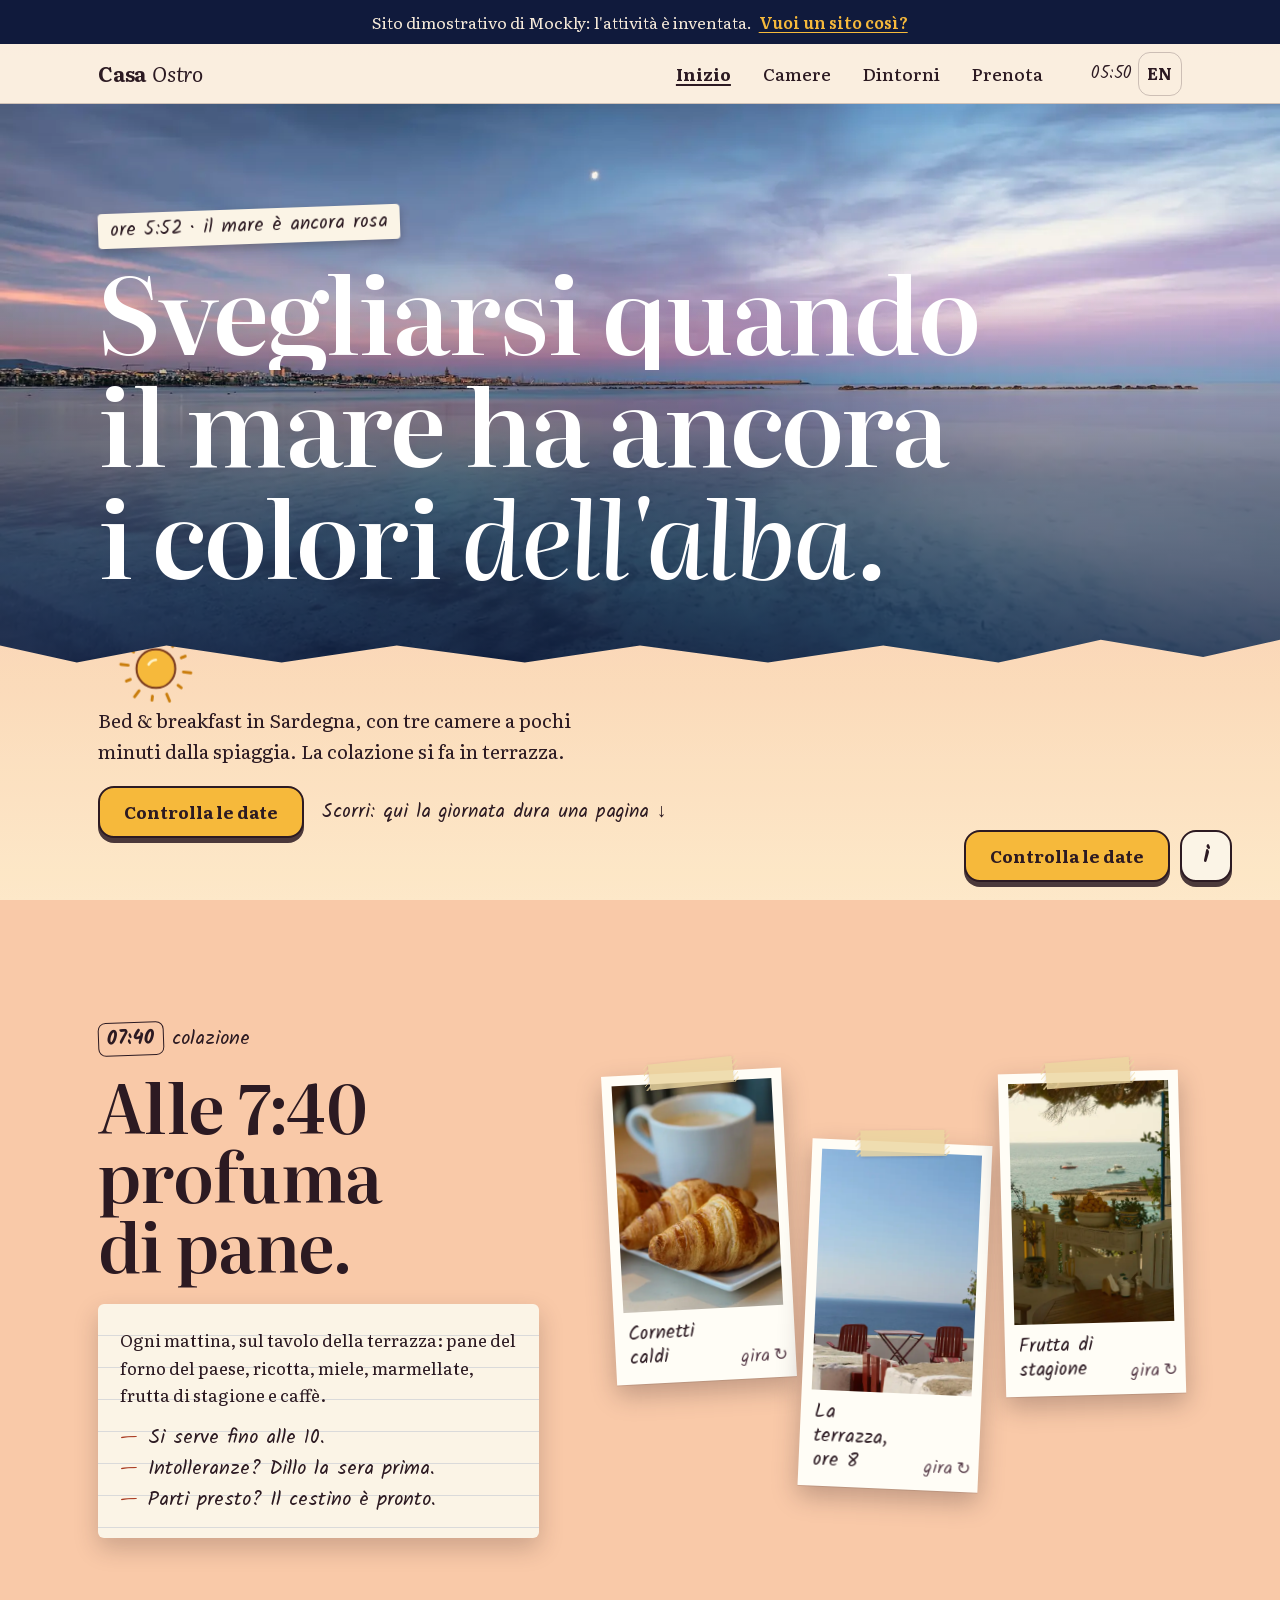
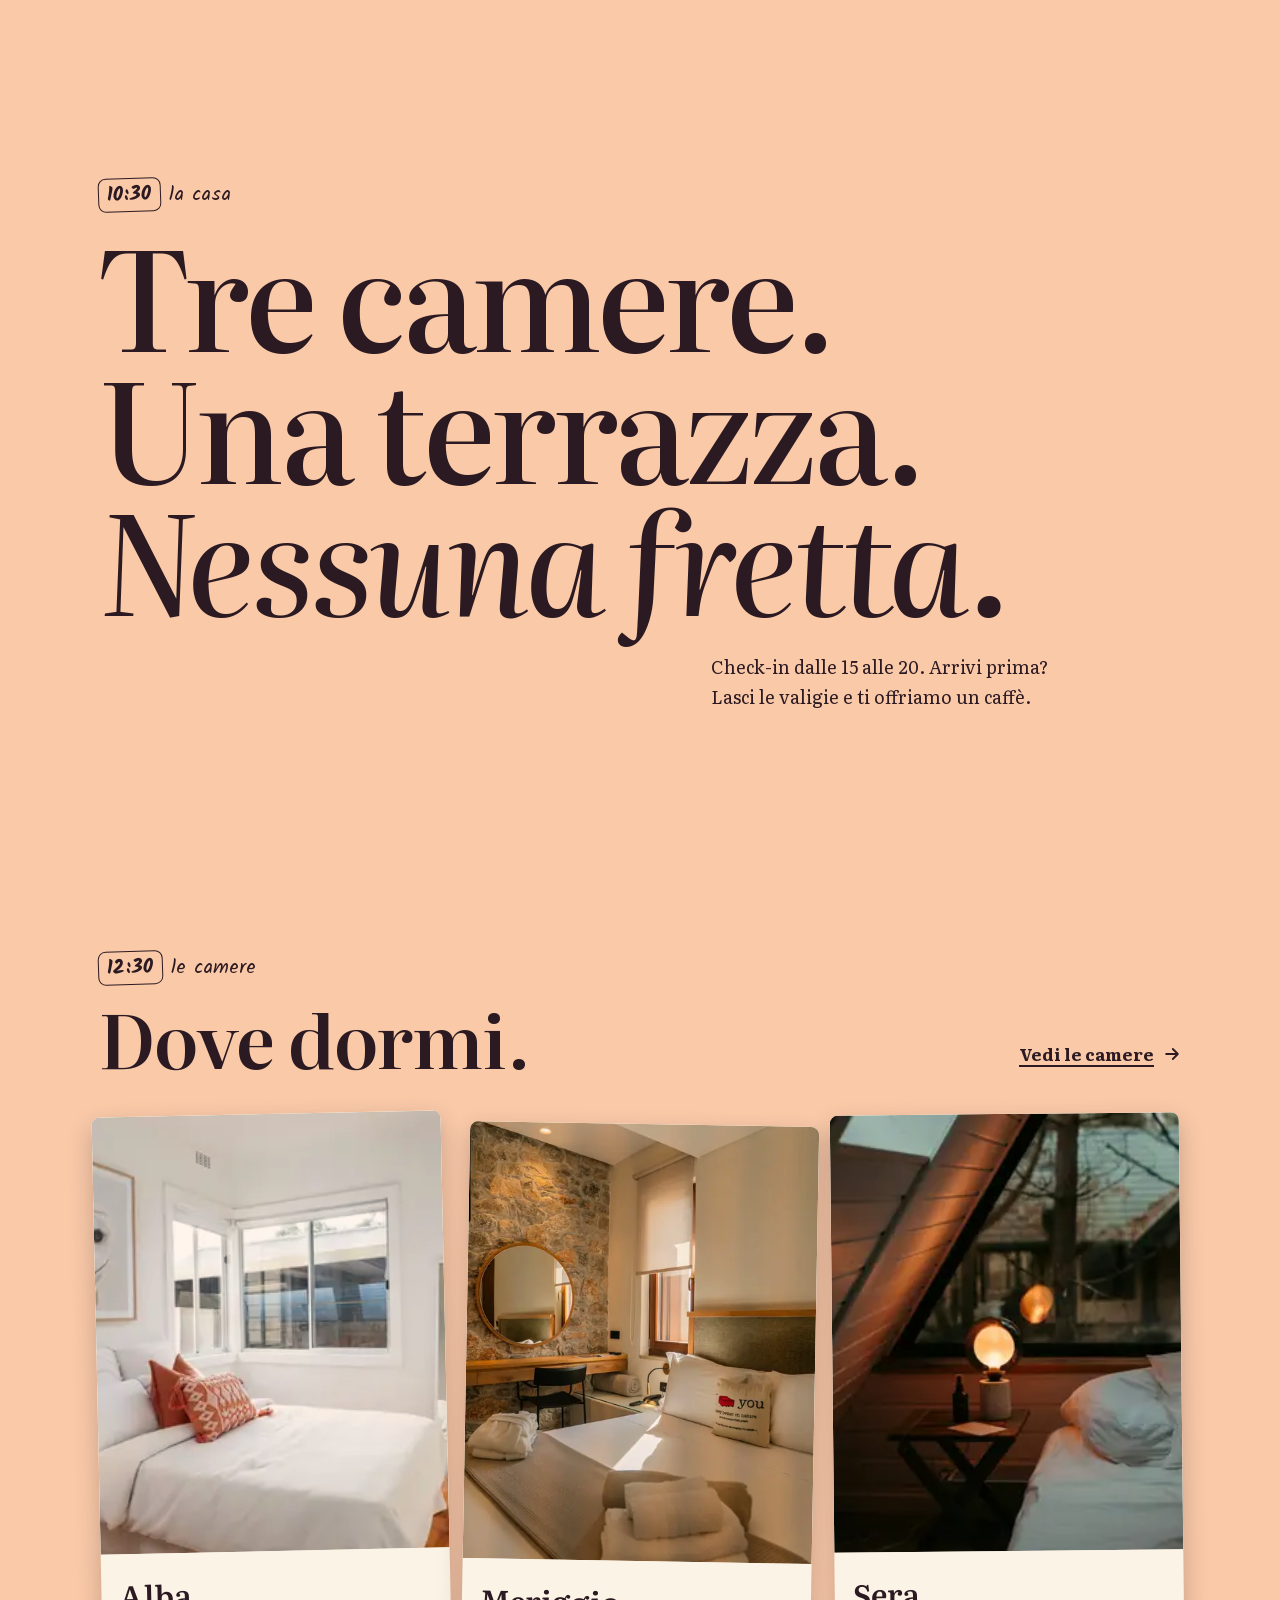
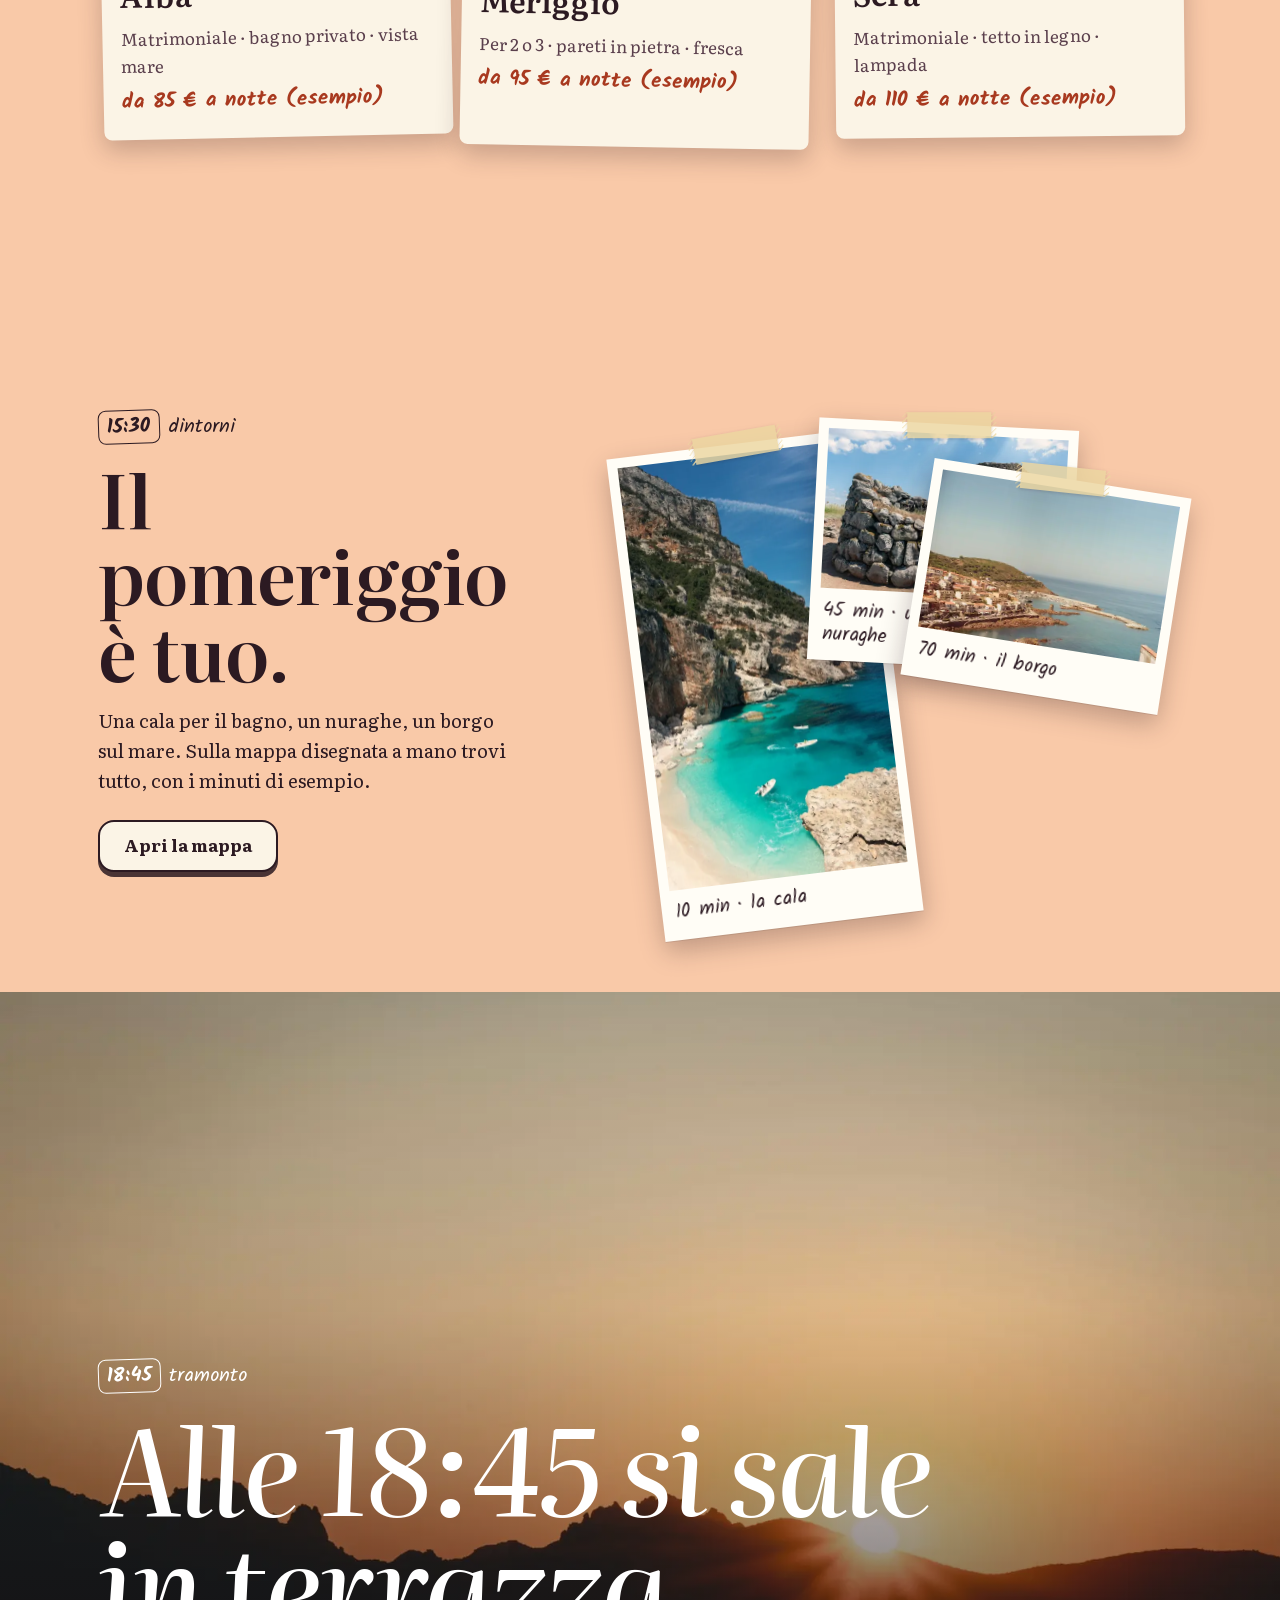
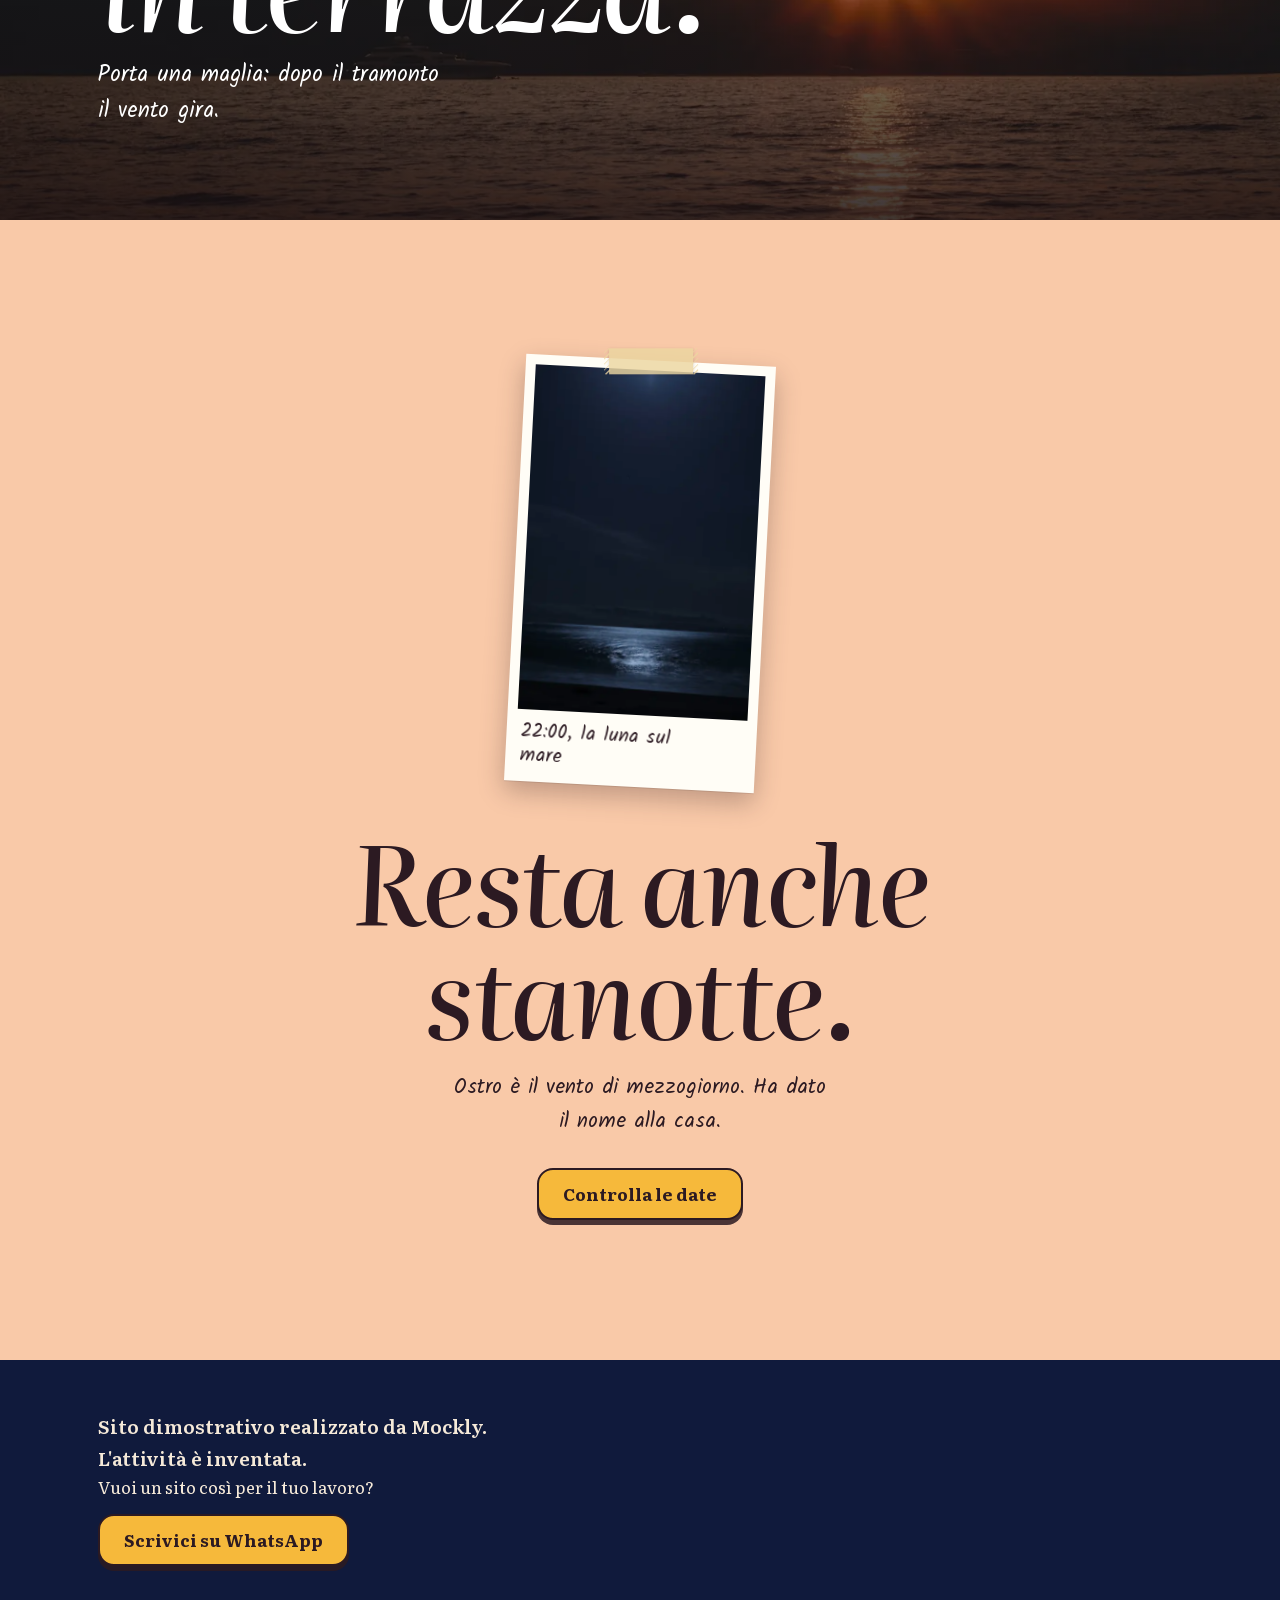
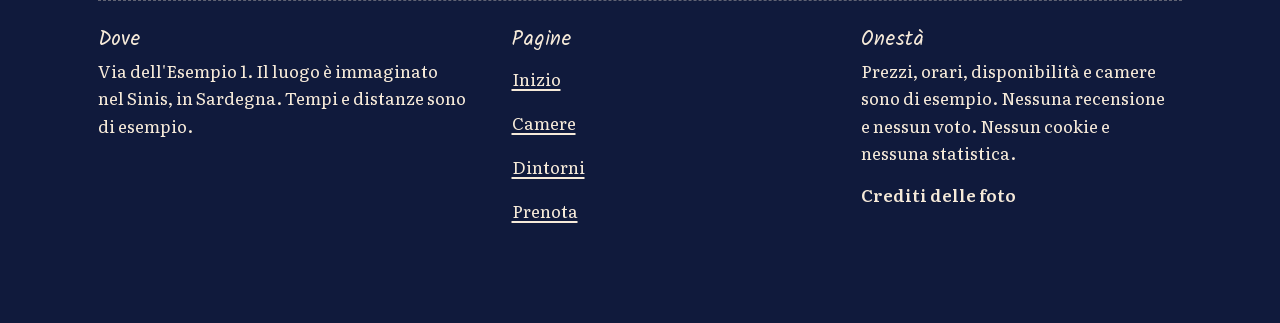
<file: index.html>
<!doctype html>
<html lang="it" data-tone="light">
<head>
<meta charset="utf-8">
<meta name="viewport" content="width=device-width, initial-scale=1, viewport-fit=cover">
<title>Casa Ostro — bed &amp; breakfast sul mare in Sardegna (sito dimostrativo)</title>
<meta name="description" content="Sito dimostrativo di Mockly per un bed &amp; breakfast: una giornata dall'alba alla sera, tre camere, i dintorni e la richiesta di date su WhatsApp. L'attività è inventata.">
<meta name="robots" content="noindex">
<meta name="theme-color" content="#f0a6a0">
<meta property="og:type" content="website">
<meta property="og:title" content="Casa Ostro — bed &amp; breakfast sul mare in Sardegna (sito dimostrativo)">
<meta property="og:description" content="Sito dimostrativo di Mockly per un bed &amp; breakfast: una giornata dall'alba alla sera, tre camere, i dintorni e la richiesta di date su WhatsApp. L'attività è inventata.">
<meta property="og:image" content="assets/img/og.jpg">
<meta property="og:image:width" content="1200">
<meta property="og:image:height" content="630">
<meta property="og:locale" content="it_IT">
<meta name="twitter:card" content="summary_large_image">
<meta name="twitter:image" content="assets/img/og.jpg">
<link rel="icon" href="assets/img/favicon.svg" type="image/svg+xml">
<link rel="manifest" href="site.webmanifest">
<link rel="preload" href="assets/fonts/literata-normal-400-700.woff2" as="font" type="font/woff2" crossorigin>
<link rel="preload" as="image" href="assets/img/alba-960.webp" imagesrcset="assets/img/alba-480.webp 480w, assets/img/alba-960.webp 960w, assets/img/alba-1600.webp 1600w" imagesizes="100vw" fetchpriority="high">
<link rel="stylesheet" href="assets/css/style.css?v=20261105k">
<script>document.documentElement.classList.add("js")</script>
</head>
<body data-page="index">
<a class="skip" href="#main" data-t>Salta al contenuto</a>
<div class="sky" aria-hidden="true"><div class="sky__l"></div><div class="sky__l"></div><div class="sky__l"></div><div class="sky__l"></div><div class="sky__l"></div><div class="sky__l"></div></div>
<div class="stars" aria-hidden="true" data-stars></div>
<div class="sun" aria-hidden="true" data-sun><svg viewBox="0 0 100 100" aria-hidden="true"><g class="sun__rays" fill="none" stroke="#c97d0c" stroke-width="3.4" stroke-linecap="round"><path d="M82.8 54.0L91.7 55.1"/><path d="M76.4 69.9L80.3 72.9"/><path d="M62.9 80.4L66.4 88.7"/><path d="M46.0 82.8L45.4 87.7"/><path d="M30.1 76.4L24.7 83.5"/><path d="M19.6 62.9L15.0 64.8"/><path d="M17.2 46.0L8.3 44.9"/><path d="M23.6 30.1L19.7 27.1"/><path d="M37.1 19.6L33.6 11.3"/><path d="M54.0 17.2L54.6 12.3"/><path d="M69.9 23.6L75.3 16.5"/><path d="M80.4 37.1L85.0 35.2"/></g><path d="M50 27c13 0 23.4 10 23.2 23.3C73 63 62.8 73.2 50 73c-12.8-.2-23-10-23-23C27 37.4 37 27 50 27z" fill="#f6b93b" stroke="#7a3b1e" stroke-width="2.4"/><path d="M41.5 45c2-3.2 5-5.2 8.5-5.4" fill="none" stroke="#fff3c8" stroke-width="3.2" stroke-linecap="round"/></svg></div>
<div class="moon" aria-hidden="true" data-moon><svg viewBox="0 0 100 100" aria-hidden="true"><path d="M60 18C37 21 24 43 30 64c6 20 29 28 49 18C66 82 54 70 53 54c-1-16 3-29 7-36z" fill="#f4ecd2" stroke="#b9ab7d" stroke-width="2.4" stroke-linejoin="round"/><circle cx="44" cy="52" r="3" fill="#d9ceaa"/><circle cx="40" cy="67" r="2.2" fill="#d9ceaa"/><circle cx="49" cy="34" r="2" fill="#d9ceaa"/></svg></div>

<!-- Striscia di Mockly: dice subito che è una dimostrazione -->
<a class="demo-strip" href="https://mockly.it" data-chrome><span data-t>Sito dimostrativo di Mockly: l'attività è inventata.</span> <span class="demo-strip__go" data-t>Vuoi un sito così?</span></a>

<!-- Intestazione: il nome compare qui, una volta sola -->
<header class="hdr" data-chrome>
  <div class="hdr__in">
    <a class="hdr__brand" href="index.html" aria-label="Casa Ostro, inizio" data-ta="aria-label">Casa <i>Ostro</i></a>
    <nav class="hdr__nav" aria-label="Menu principale" data-ta="aria-label"><a href="index.html" aria-current="page" data-t>Inizio</a><a href="camere.html" data-t>Camere</a><a href="dintorni.html" data-t>Dintorni</a><a href="prenota.html" data-t>Prenota</a></nav>
    <span class="hdr__clock" aria-hidden="true" data-clock-out>05:52</span>
    <button class="hdr__lang" type="button" data-lang-toggle aria-label="Passa all'inglese" data-ta="aria-label">EN</button>
    <button class="hdr__burger" type="button" aria-expanded="false" aria-controls="menu" data-open="menu" aria-label="Apri il menu" data-ta="aria-label"><span></span></button>
  </div>
</header>

<!-- Menu a tendina (telefono e tablet) -->
<div class="scrim" data-scrim></div>
<div class="menu" id="menu" role="dialog" aria-modal="true" aria-labelledby="menu-title" tabindex="-1" data-sheet>
  <div class="menu__top">
    <span class="menu__title" id="menu-title" data-t>Dove vuoi andare?</span>
    <button class="x" type="button" data-close aria-label="Chiudi il menu" data-ta="aria-label"><svg viewBox="0 0 24 24" aria-hidden="true"><path d="M5 5l14 14M19 5L5 19"/></svg></button>
  </div>
  <nav class="menu__list" aria-label="Menu principale" data-ta="aria-label"><a href="index.html" aria-current="page"><span data-t>Inizio</span><small data-t>la giornata</small></a><a href="camere.html"><span data-t>Camere</span><small data-t>tre, con vista</small></a><a href="dintorni.html"><span data-t>Dintorni</span><small data-t>mare e storia</small></a><a href="prenota.html"><span data-t>Prenota</span><small data-t>le tue date</small></a></nav>
  <div class="menu__foot">
    <div class="menu__lang" role="group" aria-label="Lingua" data-ta="aria-label">
      <button type="button" data-lang="it" aria-pressed="true">IT</button>
      <button type="button" data-lang="en" aria-pressed="false">EN</button>
    </div>
  </div>
</div>

<!-- Info in due secondi: prezzi, orari, dove, contatti -->
<div class="sheet" id="info" role="dialog" aria-modal="true" aria-labelledby="info-title" tabindex="-1" data-sheet>
  <div class="sheet__top">
    <span class="sheet__title" id="info-title" data-t>Info in due secondi</span>
    <button class="x" type="button" data-close aria-label="Chiudi" data-ta="aria-label"><svg viewBox="0 0 24 24" aria-hidden="true"><path d="M5 5l14 14M19 5L5 19"/></svg></button>
  </div>
  <dl class="facts">
    <div><dt data-t>Prezzi</dt><dd data-t>Da 85 € a notte, colazione compresa. Prezzo di esempio.</dd></div>
    <div><dt data-t>Orari</dt><dd data-t>Check-in dalle 15 alle 20. Partenza entro le 10:30. Orari di esempio.</dd></div>
    <div><dt data-t>Dove</dt><dd data-t>Via dell'Esempio 1, nel Sinis. Il luogo è immaginato.</dd></div>
    <div><dt data-t>Contatti</dt><dd data-t>Su WhatsApp, anche solo per una domanda.</dd></div>
  </dl>
  <div class="sheet__actions">
    <a class="btn btn--sun" href="prenota.html" data-t>Controlla le date</a>
    <a class="btn" href="https://wa.me/393517578080?text=Ciao%21%20Scrivo%20dal%20sito%20dimostrativo%20del%20bed%20%26%20breakfast%20%28attivit%C3%A0%20inventata%2C%20fatto%20da%20Mockly%29.%20Ho%20una%20domanda%20sul%20sito." target="_blank" rel="noopener" data-t>Scrivi su WhatsApp</a>
  </div>
  <p class="note-small" data-t>Il messaggio arriva a Mockly, che ha costruito questo sito. Nessuna prenotazione viene fatta davvero.</p>
</div>

<main id="main">

  <!-- 05:52 · Alba: la copertina -->
  <section class="hero" data-clock="05:52" aria-labelledby="h-hero">
    <div class="hero__stage">
      <div class="ph hero__photo"><img src="assets/img/alba-960.webp" srcset="assets/img/alba-480.webp 480w, assets/img/alba-960.webp 960w, assets/img/alba-1600.webp 1600w" sizes="100vw" alt="Il mare all'alba, con il cielo rosa e l'acqua azzurra." data-ta="alt" width="960" height="640" fetchpriority="high"></div>
      <div class="hero__shade"></div>
      <div class="wrap hero__over">
        <p class="hero__tag" data-t>ore 5:52 · il mare è ancora rosa</p>
        <h1 class="hero__title" id="h-hero">
          <span class="l"><span data-t>Svegliarsi quando</span></span>
          <span class="l"><span data-t>il mare ha ancora</span></span>
          <span class="l"><span data-t>i colori <em>dell'alba.</em></span></span>
        </h1>
      </div>
    </div>
    <div class="wrap hero__body">
      <p class="hero__sub" data-t>Bed &amp; breakfast in Sardegna, con tre camere a pochi minuti dalla spiaggia. La colazione si fa in terrazza.</p>
      <div class="hero__cta">
        <a class="btn btn--sun" href="prenota.html" data-t>Controlla le date</a>
        <span class="hero__scroll" data-t>Scorri: qui la giornata dura una pagina ↓</span>
      </div>
    </div>
  </section>

  <!-- 07:40 · Colazione: foto da girare col dito -->
  <section class="sec" data-clock="07:40" aria-labelledby="h-break">
    <div class="wrap break">
      <div class="break__text rv">
        <p class="stamp"><b>07:40</b><span data-t>colazione</span></p>
        <h2 class="break__title" id="h-break" data-t>Alle 7:40 profuma di pane.</h2>
        <div class="paper paper--lined" style="margin-top:24px">
          <p data-t>Ogni mattina, sul tavolo della terrazza: pane del forno del paese, ricotta, miele, marmellate, frutta di stagione e caffè.</p>
          <ul class="list-hand">
            <li data-t>Si serve fino alle 10.</li>
            <li data-t>Intolleranze? Dillo la sera prima.</li>
            <li data-t>Parti presto? Il cestino è pronto.</li>
          </ul>
        </div>
      </div>
      <div class="break__pols rv" style="--d:.1s">
        <button class="pol" type="button" aria-pressed="false" style="--r:-3deg">
          <span class="tape"></span>
          <span class="pol__in">
            <span class="pol__face"><span class="ph" style="--ar:4/5"><img src="assets/img/colazione-960.webp" srcset="assets/img/colazione-480.webp 480w, assets/img/colazione-960.webp 960w, assets/img/colazione-1600.webp 1600w" sizes="(min-width:900px) 18vw, 44vw" alt="Due cornetti su un piatto bianco, accanto a un cappuccino." data-ta="alt" width="960" height="1361" loading="lazy" decoding="async"></span><span class="pol__cap" data-t>Cornetti caldi</span><span class="pol__hint"><span data-t>gira</span> ↻</span></span>
            <span class="pol__back" data-t>Cornetti? Dillo la sera prima: li ordiniamo.</span>
          </span>
        </button>
        <button class="pol" type="button" aria-pressed="false" style="--r:2.5deg">
          <span class="tape"></span>
          <span class="pol__in">
            <span class="pol__face"><span class="ph" style="--ar:3/4"><img src="assets/img/terrazza-960.webp" srcset="assets/img/terrazza-480.webp 480w, assets/img/terrazza-960.webp 960w, assets/img/terrazza-1600.webp 1600w" sizes="(min-width:900px) 18vw, 44vw" alt="Due sedie e un tavolo su una terrazza, con il mare sullo sfondo." data-ta="alt" width="960" height="1440" loading="lazy" decoding="async"></span><span class="pol__cap" data-t>La terrazza, ore 8</span><span class="pol__hint"><span data-t>gira</span> ↻</span></span>
            <span class="pol__back" data-t>La colazione sul mare, fino alle 10.</span>
          </span>
        </button>
        <button class="pol" type="button" aria-pressed="false" style="--r:-1.5deg">
          <span class="tape"></span>
          <span class="pol__in">
            <span class="pol__face"><span class="ph" style="--ar:1/1"><img src="assets/img/limoni-960.webp" srcset="assets/img/limoni-480.webp 480w, assets/img/limoni-960.webp 960w, assets/img/limoni-1600.webp 1600w" sizes="(min-width:900px) 18vw, 44vw" alt="Limoni su un tavolo davanti al mare." data-ta="alt" width="960" height="1440" loading="lazy" decoding="async"></span><span class="pol__cap" data-t>Frutta di stagione</span><span class="pol__hint"><span data-t>gira</span> ↻</span></span>
            <span class="pol__back" data-t>Di stagione: oggi limoni.</span>
          </span>
        </button>
      </div>
    </div>
  </section>

  <!-- 10:30 · La casa: una schermata quasi vuota -->
  <section class="sec calm" data-clock="10:30" aria-labelledby="h-calm">
    <div class="wrap">
      <p class="stamp rv"><b>10:30</b><span data-t>la casa</span></p>
      <h2 class="calm__big rv" id="h-calm" data-t>Tre camere. Una terrazza. <em>Nessuna fretta.</em></h2>
      <p class="calm__small rv" data-t>Check-in dalle 15 alle 20. Arrivi prima? Lasci le valigie e ti offriamo un caffè.</p>
    </div>
  </section>

  <!-- 12:30 · Le camere: schede da far scorrere col dito -->
  <section class="sec" data-clock="12:30" aria-labelledby="h-rooms">
    <div class="wrap">
      <div class="rooms__head rv">
        <div>
          <p class="stamp"><b>12:30</b><span data-t>le camere</span></p>
          <h2 class="rooms__title" id="h-rooms" data-t>Dove dormi.</h2>
        </div>
        <a class="link" href="camere.html"><span data-t>Vedi le camere</span> <svg width="20" height="20" fill="none" stroke="currentColor" stroke-width="2.2" stroke-linecap="round" stroke-linejoin="round" viewBox="0 0 24 24" aria-hidden="true"><path d="M5 12h14M13 6l6 6-6 6"/></svg></a>
      </div>
      <div class="rail rv" role="region" aria-label="Le tre camere. Scorri di lato." data-ta="aria-label" tabindex="0">
        <a class="card" href="camere.html#alba">
          <span class="ph"><img src="assets/img/camera-alba-960.webp" srcset="assets/img/camera-alba-480.webp 480w, assets/img/camera-alba-960.webp 960w, assets/img/camera-alba-1600.webp 1600w" sizes="(min-width:900px) 380px, 78vw" alt="Camera Alba: letto bianco e finestra luminosa." data-ta="alt" width="960" height="640" loading="lazy" decoding="async"></span>
          <span class="card__body">
            <span class="card__name">Alba</span>
            <span class="card__meta" data-t>Matrimoniale · bagno privato · vista mare</span>
            <span class="card__price"><span data-t>da</span> 85 € <span data-t>a notte (esempio)</span></span>
          </span>
        </a>
        <a class="card" href="camere.html#meriggio">
          <span class="ph"><img src="assets/img/camera-meriggio-960.webp" srcset="assets/img/camera-meriggio-480.webp 480w, assets/img/camera-meriggio-960.webp 960w, assets/img/camera-meriggio-1600.webp 1600w" sizes="(min-width:900px) 380px, 78vw" alt="Camera Meriggio: parete in pietra e luce calda." data-ta="alt" width="960" height="1440" loading="lazy" decoding="async"></span>
          <span class="card__body">
            <span class="card__name">Meriggio</span>
            <span class="card__meta" data-t>Per 2 o 3 · pareti in pietra · fresca</span>
            <span class="card__price"><span data-t>da</span> 95 € <span data-t>a notte (esempio)</span></span>
          </span>
        </a>
        <a class="card" href="camere.html#sera">
          <span class="ph"><img src="assets/img/camera-sera-960.webp" srcset="assets/img/camera-sera-480.webp 480w, assets/img/camera-sera-960.webp 960w, assets/img/camera-sera-1600.webp 1600w" sizes="(min-width:900px) 380px, 78vw" alt="Camera Sera: letto sotto una finestra inclinata, con una lampada accesa." data-ta="alt" width="960" height="640" loading="lazy" decoding="async"></span>
          <span class="card__body">
            <span class="card__name">Sera</span>
            <span class="card__meta" data-t>Matrimoniale · tetto in legno · lampada</span>
            <span class="card__price"><span data-t>da</span> 110 € <span data-t>a notte (esempio)</span></span>
          </span>
        </a>
      </div>
      <p class="rail__hint" aria-hidden="true"><span data-t>Scorri di lato</span> →</p>
    </div>
  </section>

  <!-- 15:30 · Dintorni: tre foto, tre idee per il pomeriggio -->
  <section class="sec" data-clock="15:30" aria-labelledby="h-fan">
    <div class="wrap fan">
      <div class="rv">
        <p class="stamp"><b>15:30</b><span data-t>dintorni</span></p>
        <h2 class="fan__title" id="h-fan" data-t>Il pomeriggio è tuo.</h2>
        <p style="margin:18px 0 24px;max-width:26rem;font-size:1.15rem" data-t>Una cala per il bagno, un nuraghe, un borgo sul mare. Sulla mappa disegnata a mano trovi tutto, con i minuti di esempio.</p>
        <a class="btn" href="dintorni.html" data-t>Apri la mappa</a>
      </div>
      <div class="fan__pols rv" style="--d:.1s">
        <a class="pol" href="dintorni.html#cala" style="--r:-7deg"><span class="tape"></span><span class="pol__in"><span class="pol__face"><span class="ph" style="--ar:4/5"><img src="assets/img/cala-960.webp" srcset="assets/img/cala-480.webp 480w, assets/img/cala-960.webp 960w, assets/img/cala-1600.webp 1600w" sizes="(min-width:900px) 18vw, 40vw" alt="Una cala con l'acqua turchese tra le rocce." data-ta="alt" width="960" height="1705" loading="lazy" decoding="async"></span><span class="pol__cap" data-t>10 min · la cala</span></span></span></a>
        <a class="pol" href="dintorni.html#nuraghe" style="--r:3deg"><span class="tape"></span><span class="pol__in"><span class="pol__face"><span class="ph" style="--ar:1/1"><img src="assets/img/nuraghe-960.webp" srcset="assets/img/nuraghe-480.webp 480w, assets/img/nuraghe-960.webp 960w, assets/img/nuraghe-1600.webp 1600w" sizes="(min-width:900px) 18vw, 40vw" alt="Un nuraghe di pietra su un prato." data-ta="alt" width="960" height="640" loading="lazy" decoding="async"></span><span class="pol__cap" data-t>45 min · un nuraghe</span></span></span></a>
        <a class="pol" href="dintorni.html#bosa" style="--r:9deg"><span class="tape"></span><span class="pol__in"><span class="pol__face"><span class="ph" style="--ar:4/5"><img src="assets/img/paese-960.webp" srcset="assets/img/paese-480.webp 480w, assets/img/paese-960.webp 960w, assets/img/paese-1600.webp 1600w" sizes="(min-width:900px) 18vw, 40vw" alt="Un borgo sul mare visto dall'alto." data-ta="alt" width="960" height="636" loading="lazy" decoding="async"></span><span class="pol__cap" data-t>70 min · il borgo</span></span></span></a>
      </div>
    </div>
  </section>

  <!-- 18:45 · Tramonto: foto a tutto schermo e una frase -->
  <section class="sunset" data-clock="18:45" aria-labelledby="h-sunset">
    <div class="ph"><img src="assets/img/tramonto-1600.webp" srcset="assets/img/tramonto-480.webp 480w, assets/img/tramonto-960.webp 960w, assets/img/tramonto-1600.webp 1600w" sizes="100vw" alt="Il sole che tramonta dietro le montagne, sul mare." data-ta="alt" width="1600" height="1067" loading="lazy" decoding="async"></div>
    <div class="sunset__shade"></div>
    <div class="wrap sunset__in">
      <p class="stamp rv" style="color:#fff"><b>18:45</b><span data-t>tramonto</span></p>
      <h2 class="sunset__big rv" id="h-sunset" data-t>Alle 18:45 si sale in terrazza.</h2>
      <p class="sunset__note rv" data-t>Porta una maglia: dopo il tramonto il vento gira.</p>
    </div>
  </section>

  <!-- 22:00 · Sera: il finale -->
  <section class="sec finale" data-clock="22:00" aria-labelledby="h-finale">
    <div class="wrap">
      <div class="finale__moon rv">
        <div class="pol" style="--r:3deg"><span class="tape"></span><span class="pol__face"><span class="ph" style="--ar:3/4"><img src="assets/img/luna-960.webp" srcset="assets/img/luna-480.webp 480w, assets/img/luna-960.webp 960w, assets/img/luna-1600.webp 1600w" sizes="250px" alt="La luna piena sul mare, di notte." data-ta="alt" width="960" height="1440" loading="lazy" decoding="async"></span><span class="pol__cap" data-t>22:00, la luna sul mare</span></span></div>
      </div>
      <h2 class="finale__big rv" id="h-finale" data-t>Resta anche stanotte.</h2>
      <p class="finale__note rv" data-t>Ostro è il vento di mezzogiorno. Ha dato il nome alla casa.</p>
      <div class="finale__cta rv"><a class="btn btn--sun" href="prenota.html" data-t>Controlla le date</a></div>
    </div>
  </section>

</main>

<!-- Azione principale sempre sotto il pollice -->
<div class="dock" data-dock data-chrome>
  <a class="btn btn--sun" href="prenota.html" data-t>Controlla le date</a>
  <button class="dock__info" type="button" data-open="info" aria-haspopup="dialog" aria-label="Info rapide: prezzi, orari, dove siamo" data-ta="aria-label">i</button>
</div>

<footer class="ftr" data-chrome>
  <div class="wrap">
    <p class="ftr__demo" data-t>Sito dimostrativo realizzato da Mockly. L'attività è inventata.</p>
    <p data-t>Vuoi un sito così per il tuo lavoro?</p>
    <a class="btn btn--sun ftr__cta" href="https://wa.me/393517578080?text=Ciao%20Mockly%21%20Ho%20visto%20il%20sito%20dimostrativo%20del%20bed%20%26%20breakfast%20e%20vorrei%20un%20sito%20cos%C3%AC%20per%20il%20mio%20lavoro." target="_blank" rel="noopener" data-t>Scrivici su WhatsApp</a>
    <div class="ftr__grid">
      <div>
        <h2 data-t>Dove</h2>
        <p data-t>Via dell'Esempio 1. Il luogo è immaginato nel Sinis, in Sardegna. Tempi e distanze sono di esempio.</p>
      </div>
      <div>
        <h2 data-t>Pagine</h2>
        <ul>
          <li><a href="index.html" data-t>Inizio</a></li>
          <li><a href="camere.html" data-t>Camere</a></li>
          <li><a href="dintorni.html" data-t>Dintorni</a></li>
          <li><a href="prenota.html" data-t>Prenota</a></li>
        </ul>
      </div>
      <div>
        <h2 data-t>Onestà</h2>
        <p data-t>Prezzi, orari, disponibilità e camere sono di esempio. Nessuna recensione e nessun voto. Nessun cookie e nessuna statistica.</p>
        <details>
          <summary data-t>Crediti delle foto</summary>
          <p data-t>Foto di repertorio da Unsplash: non mostrano la struttura e non sempre sono state scattate in Sardegna.</p>
          <ul><li>Alba sul mare · <a href="https://unsplash.com/photos/gU-PXOaKEkg" target="_blank" rel="noopener">Dawid Zawila</a></li><li>Cornetti e cappuccino · <a href="https://unsplash.com/photos/Bqrt59P65Sg" target="_blank" rel="noopener">Olivier Darbonville</a></li><li>Terrazza sul mare · <a href="https://unsplash.com/photos/7u_NKqy2Fww" target="_blank" rel="noopener">Evgenia Stergioula</a></li><li>Camera luminosa · <a href="https://unsplash.com/photos/-bujWNpNegs" target="_blank" rel="noopener">Mitchell Luo</a></li><li>Camera con parete in pietra · <a href="https://unsplash.com/photos/JQPdhYRLR24" target="_blank" rel="noopener">Marie Dehayes</a></li><li>Camera con lampada · <a href="https://unsplash.com/photos/mq8FusIZ-ac" target="_blank" rel="noopener">Polina Kuzovkova</a></li><li>Cortile con scala ad arco · <a href="https://unsplash.com/photos/zvWIeE36Me0" target="_blank" rel="noopener">Alessandro Santoro</a></li><li>Nuraghe · <a href="https://unsplash.com/photos/WRdaE2u5Few" target="_blank" rel="noopener">Andrea Mancini</a></li><li>Cala · <a href="https://unsplash.com/photos/P5c4vJyWDFc" target="_blank" rel="noopener">Katie Kalmykova</a></li><li>Spiaggia · <a href="https://unsplash.com/photos/MxvjDbcqGGU" target="_blank" rel="noopener">Massimo Virgilio</a></li><li>Tramonto · <a href="https://unsplash.com/photos/SaTMVz2c9P4" target="_blank" rel="noopener">Shimoon</a></li><li>Onde al tramonto · <a href="https://unsplash.com/photos/2w11xvuimRM" target="_blank" rel="noopener">Paolo Gregotti</a></li><li>Borgo sul mare · <a href="https://unsplash.com/photos/Dv0k1Z7Wul0" target="_blank" rel="noopener">Oscar Scannell</a></li><li>Colline verso il mare · <a href="https://unsplash.com/photos/MpLJZMphSHQ" target="_blank" rel="noopener">Viktor Rejent</a></li><li>Luna sul mare · <a href="https://unsplash.com/photos/GM4GVKaBGJc" target="_blank" rel="noopener">MKS MKSS</a></li><li>Limoni sul balcone · <a href="https://unsplash.com/photos/JnR-5JOfLz0" target="_blank" rel="noopener">Arlind Photography</a></li></ul>
        </details>
      </div>
    </div>
  </div>
</footer>
<script src="assets/js/i18n.js?v=20261105k"></script>
<script src="assets/js/main.js?v=20261105k"></script>
</body>
</html>
</file>
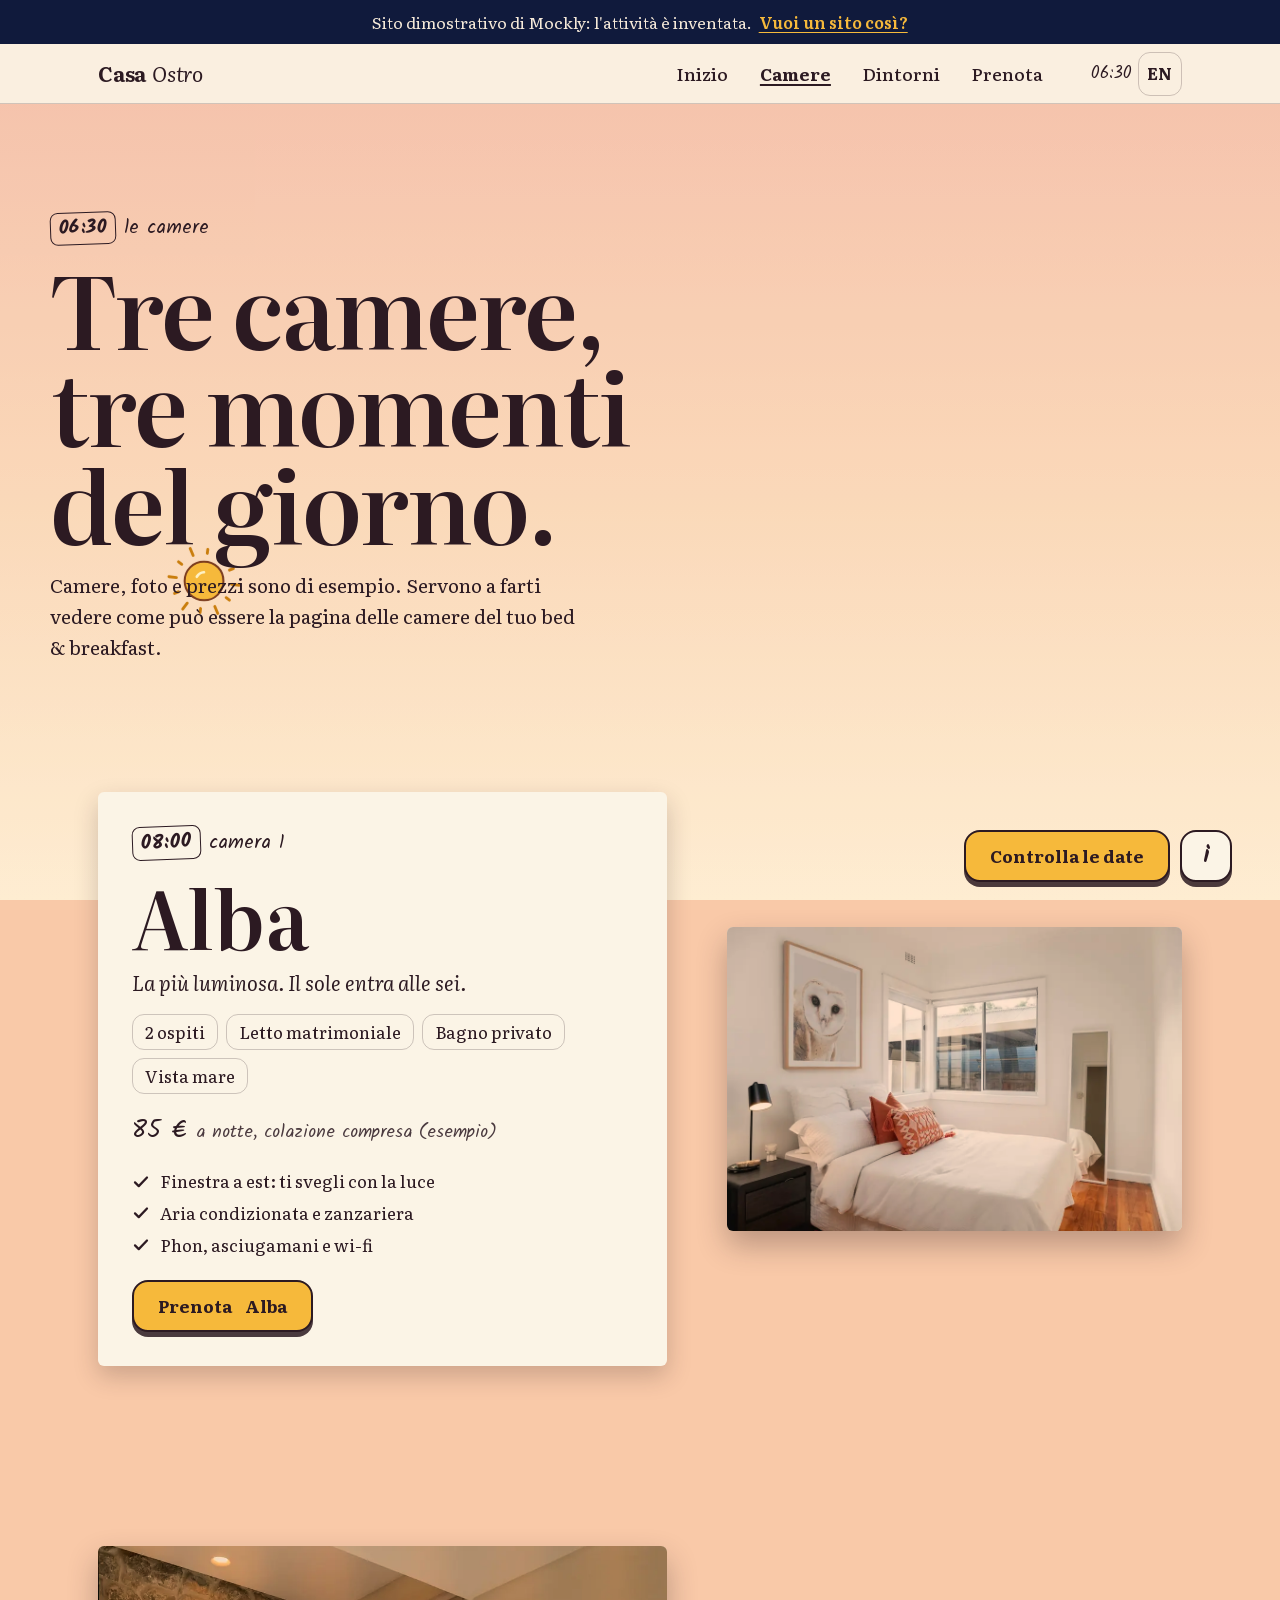
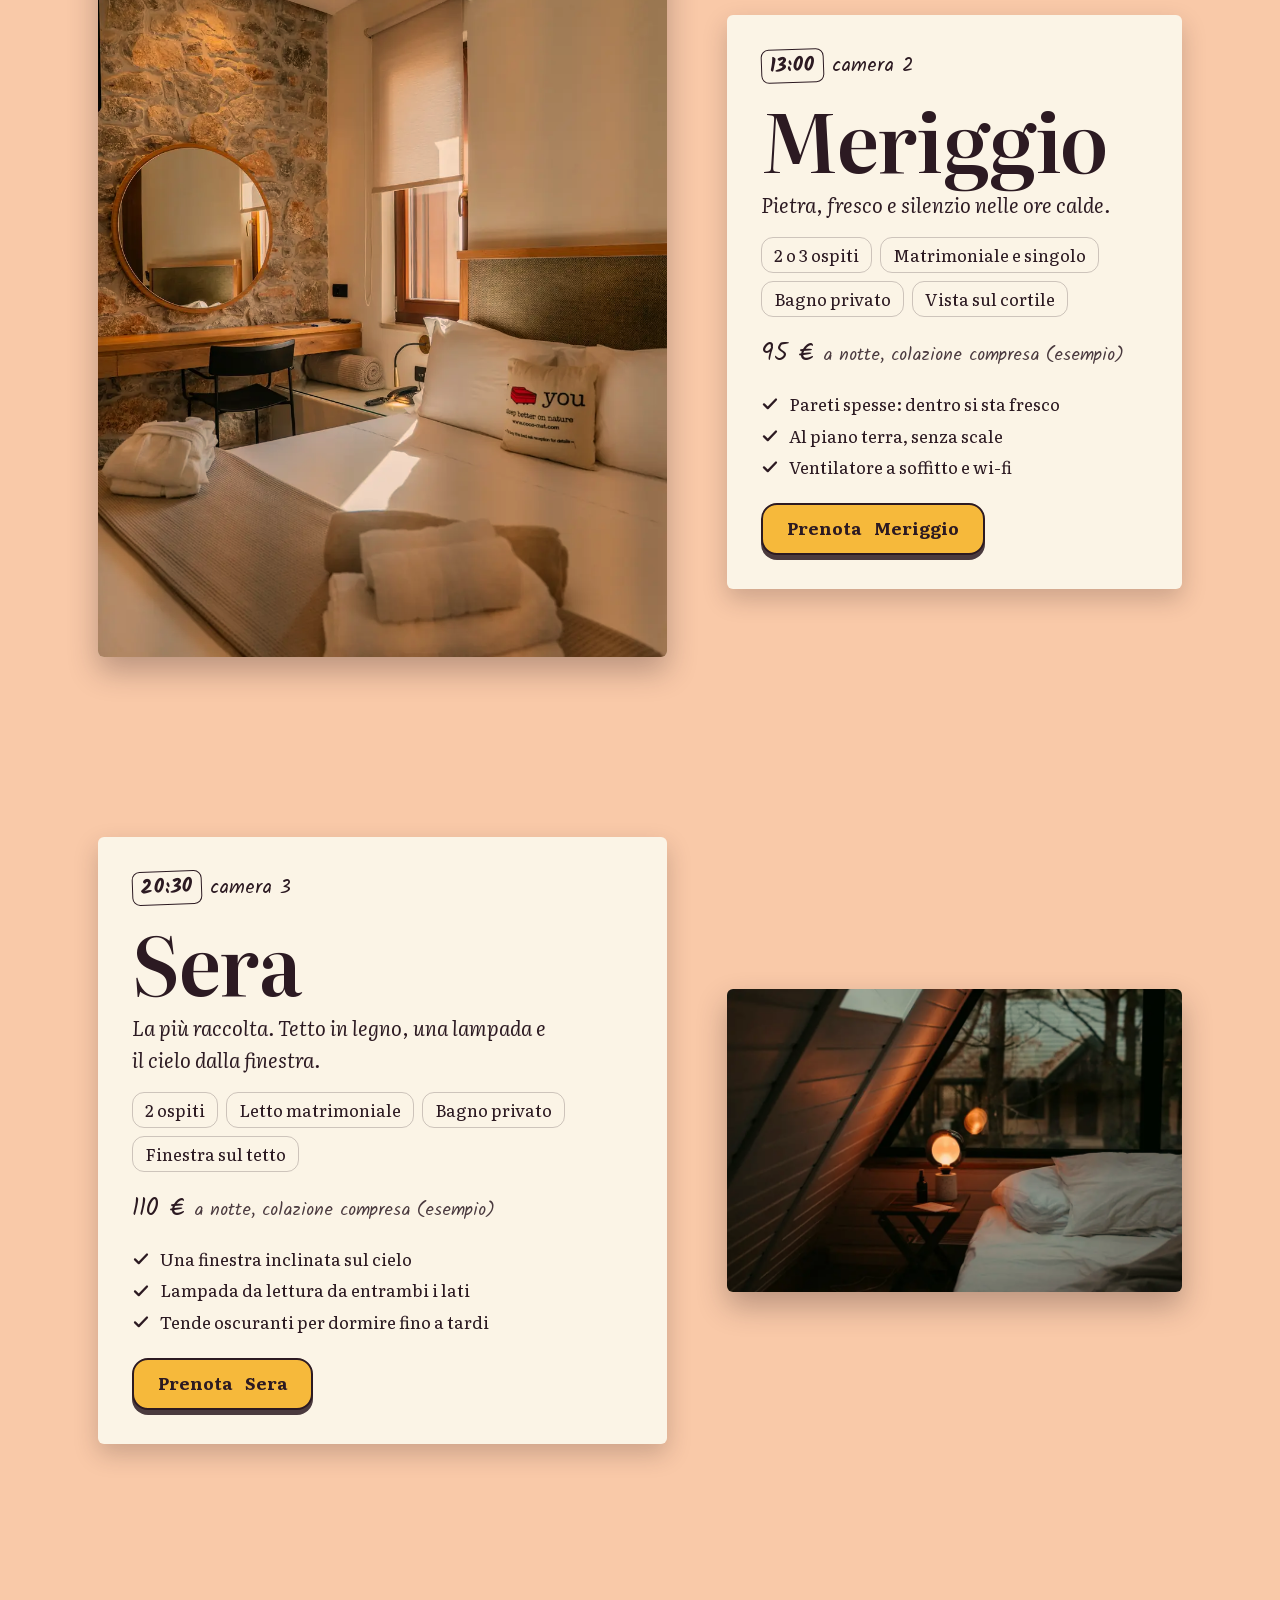
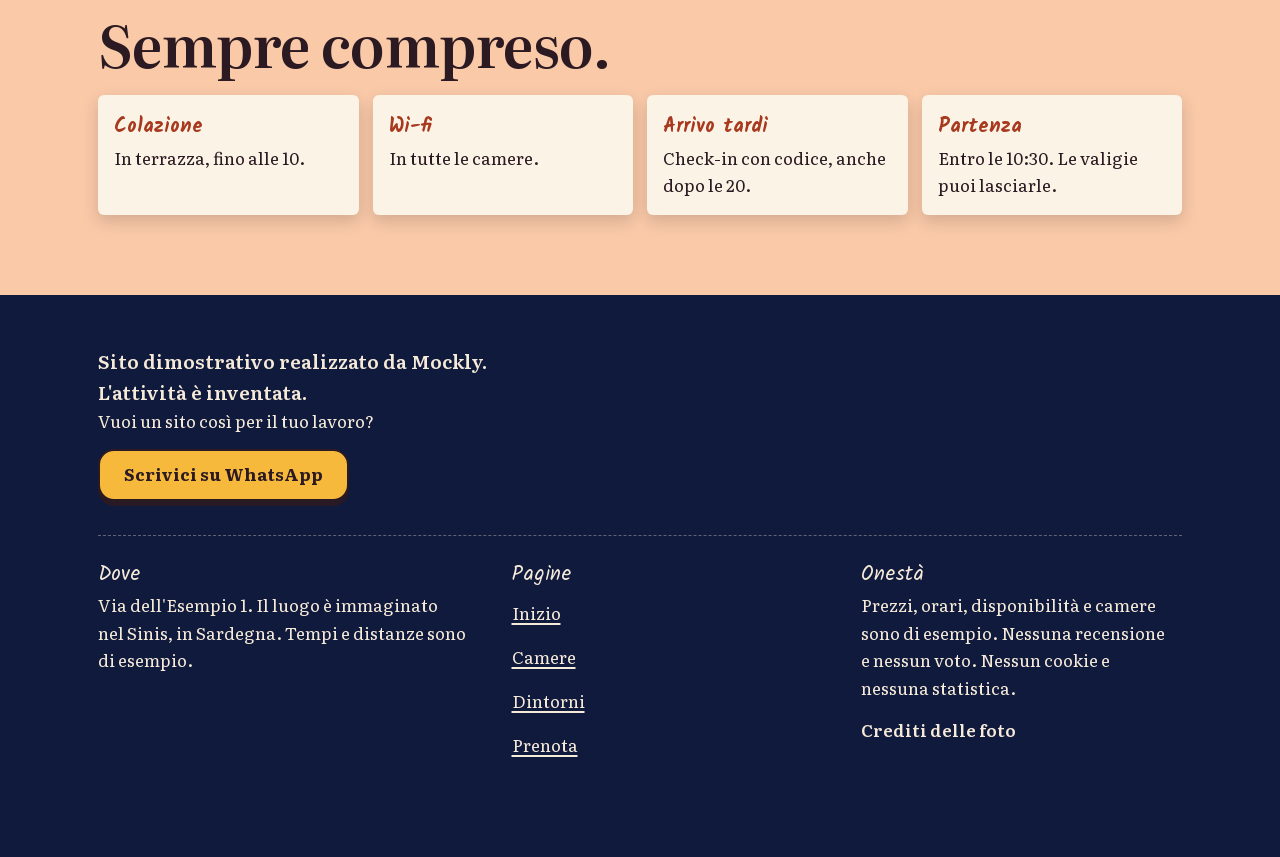
<file: camere.html>
<!doctype html>
<html lang="it" data-tone="light">
<head>
<meta charset="utf-8">
<meta name="viewport" content="width=device-width, initial-scale=1, viewport-fit=cover">
<title>Le camere — Casa Ostro (sito dimostrativo)</title>
<meta name="description" content="Tre camere con tre modi di svegliarsi: Alba, Meriggio e Sera. Camere, foto e prezzi sono di esempio. Sito dimostrativo di Mockly, l'attività è inventata.">
<meta name="robots" content="noindex">
<meta name="theme-color" content="#f0a6a0">
<meta property="og:type" content="website">
<meta property="og:title" content="Le camere — Casa Ostro (sito dimostrativo)">
<meta property="og:description" content="Tre camere con tre modi di svegliarsi: Alba, Meriggio e Sera. Camere, foto e prezzi sono di esempio. Sito dimostrativo di Mockly, l'attività è inventata.">
<meta property="og:image" content="assets/img/og.jpg">
<meta property="og:image:width" content="1200">
<meta property="og:image:height" content="630">
<meta property="og:locale" content="it_IT">
<meta name="twitter:card" content="summary_large_image">
<meta name="twitter:image" content="assets/img/og.jpg">
<link rel="icon" href="assets/img/favicon.svg" type="image/svg+xml">
<link rel="manifest" href="site.webmanifest">
<link rel="preload" href="assets/fonts/literata-normal-400-700.woff2" as="font" type="font/woff2" crossorigin>
<link rel="stylesheet" href="assets/css/style.css?v=20261105k">
<script>document.documentElement.classList.add("js")</script>
</head>
<body data-page="camere">
<a class="skip" href="#main" data-t>Salta al contenuto</a>
<div class="sky" aria-hidden="true"><div class="sky__l"></div><div class="sky__l"></div><div class="sky__l"></div><div class="sky__l"></div><div class="sky__l"></div><div class="sky__l"></div></div>
<div class="stars" aria-hidden="true" data-stars></div>
<div class="sun" aria-hidden="true" data-sun><svg viewBox="0 0 100 100" aria-hidden="true"><g class="sun__rays" fill="none" stroke="#c97d0c" stroke-width="3.4" stroke-linecap="round"><path d="M82.8 54.0L91.7 55.1"/><path d="M76.4 69.9L80.3 72.9"/><path d="M62.9 80.4L66.4 88.7"/><path d="M46.0 82.8L45.4 87.7"/><path d="M30.1 76.4L24.7 83.5"/><path d="M19.6 62.9L15.0 64.8"/><path d="M17.2 46.0L8.3 44.9"/><path d="M23.6 30.1L19.7 27.1"/><path d="M37.1 19.6L33.6 11.3"/><path d="M54.0 17.2L54.6 12.3"/><path d="M69.9 23.6L75.3 16.5"/><path d="M80.4 37.1L85.0 35.2"/></g><path d="M50 27c13 0 23.4 10 23.2 23.3C73 63 62.8 73.2 50 73c-12.8-.2-23-10-23-23C27 37.4 37 27 50 27z" fill="#f6b93b" stroke="#7a3b1e" stroke-width="2.4"/><path d="M41.5 45c2-3.2 5-5.2 8.5-5.4" fill="none" stroke="#fff3c8" stroke-width="3.2" stroke-linecap="round"/></svg></div>
<div class="moon" aria-hidden="true" data-moon><svg viewBox="0 0 100 100" aria-hidden="true"><path d="M60 18C37 21 24 43 30 64c6 20 29 28 49 18C66 82 54 70 53 54c-1-16 3-29 7-36z" fill="#f4ecd2" stroke="#b9ab7d" stroke-width="2.4" stroke-linejoin="round"/><circle cx="44" cy="52" r="3" fill="#d9ceaa"/><circle cx="40" cy="67" r="2.2" fill="#d9ceaa"/><circle cx="49" cy="34" r="2" fill="#d9ceaa"/></svg></div>

<!-- Striscia di Mockly: dice subito che è una dimostrazione -->
<a class="demo-strip" href="https://mockly.it" data-chrome><span data-t>Sito dimostrativo di Mockly: l'attività è inventata.</span> <span class="demo-strip__go" data-t>Vuoi un sito così?</span></a>

<!-- Intestazione: il nome compare qui, una volta sola -->
<header class="hdr" data-chrome>
  <div class="hdr__in">
    <a class="hdr__brand" href="index.html" aria-label="Casa Ostro, inizio" data-ta="aria-label">Casa <i>Ostro</i></a>
    <nav class="hdr__nav" aria-label="Menu principale" data-ta="aria-label"><a href="index.html" data-t>Inizio</a><a href="camere.html" aria-current="page" data-t>Camere</a><a href="dintorni.html" data-t>Dintorni</a><a href="prenota.html" data-t>Prenota</a></nav>
    <span class="hdr__clock" aria-hidden="true" data-clock-out>05:52</span>
    <button class="hdr__lang" type="button" data-lang-toggle aria-label="Passa all'inglese" data-ta="aria-label">EN</button>
    <button class="hdr__burger" type="button" aria-expanded="false" aria-controls="menu" data-open="menu" aria-label="Apri il menu" data-ta="aria-label"><span></span></button>
  </div>
</header>

<!-- Menu a tendina (telefono e tablet) -->
<div class="scrim" data-scrim></div>
<div class="menu" id="menu" role="dialog" aria-modal="true" aria-labelledby="menu-title" tabindex="-1" data-sheet>
  <div class="menu__top">
    <span class="menu__title" id="menu-title" data-t>Dove vuoi andare?</span>
    <button class="x" type="button" data-close aria-label="Chiudi il menu" data-ta="aria-label"><svg viewBox="0 0 24 24" aria-hidden="true"><path d="M5 5l14 14M19 5L5 19"/></svg></button>
  </div>
  <nav class="menu__list" aria-label="Menu principale" data-ta="aria-label"><a href="index.html"><span data-t>Inizio</span><small data-t>la giornata</small></a><a href="camere.html" aria-current="page"><span data-t>Camere</span><small data-t>tre, con vista</small></a><a href="dintorni.html"><span data-t>Dintorni</span><small data-t>mare e storia</small></a><a href="prenota.html"><span data-t>Prenota</span><small data-t>le tue date</small></a></nav>
  <div class="menu__foot">
    <div class="menu__lang" role="group" aria-label="Lingua" data-ta="aria-label">
      <button type="button" data-lang="it" aria-pressed="true">IT</button>
      <button type="button" data-lang="en" aria-pressed="false">EN</button>
    </div>
  </div>
</div>

<!-- Info in due secondi: prezzi, orari, dove, contatti -->
<div class="sheet" id="info" role="dialog" aria-modal="true" aria-labelledby="info-title" tabindex="-1" data-sheet>
  <div class="sheet__top">
    <span class="sheet__title" id="info-title" data-t>Info in due secondi</span>
    <button class="x" type="button" data-close aria-label="Chiudi" data-ta="aria-label"><svg viewBox="0 0 24 24" aria-hidden="true"><path d="M5 5l14 14M19 5L5 19"/></svg></button>
  </div>
  <dl class="facts">
    <div><dt data-t>Prezzi</dt><dd data-t>Da 85 € a notte, colazione compresa. Prezzo di esempio.</dd></div>
    <div><dt data-t>Orari</dt><dd data-t>Check-in dalle 15 alle 20. Partenza entro le 10:30. Orari di esempio.</dd></div>
    <div><dt data-t>Dove</dt><dd data-t>Via dell'Esempio 1, nel Sinis. Il luogo è immaginato.</dd></div>
    <div><dt data-t>Contatti</dt><dd data-t>Su WhatsApp, anche solo per una domanda.</dd></div>
  </dl>
  <div class="sheet__actions">
    <a class="btn btn--sun" href="prenota.html" data-t>Controlla le date</a>
    <a class="btn" href="https://wa.me/393517578080?text=Ciao%21%20Scrivo%20dal%20sito%20dimostrativo%20del%20bed%20%26%20breakfast%20%28attivit%C3%A0%20inventata%2C%20fatto%20da%20Mockly%29.%20Ho%20una%20domanda%20sul%20sito." target="_blank" rel="noopener" data-t>Scrivi su WhatsApp</a>
  </div>
  <p class="note-small" data-t>Il messaggio arriva a Mockly, che ha costruito questo sito. Nessuna prenotazione viene fatta davvero.</p>
</div>

<main id="main">
  <!-- 06:30 · Apertura della pagina -->
  <section class="pagehead wrap" data-clock="06:30" aria-labelledby="h-camere">
    <p class="stamp rv"><b>06:30</b><span data-t>le camere</span></p>
    <h1 class="rv" id="h-camere" data-t>Tre camere, tre momenti del giorno.</h1>
    <p class="rv" data-t>Camere, foto e prezzi sono di esempio. Servono a farti vedere come può essere la pagina delle camere del tuo bed &amp; breakfast.</p>
  </section>

  <!-- 08:00 · Alba -->
  <section class="wrap room" id="alba" data-clock="08:00" aria-labelledby="r-alba">
    <div class="ph room__photo rv" style="--ar:3/2"><img src="assets/img/camera-alba-960.webp" srcset="assets/img/camera-alba-480.webp 480w, assets/img/camera-alba-960.webp 960w, assets/img/camera-alba-1600.webp 1600w" sizes="(min-width:900px) 55vw, 100vw" alt="Camera Alba: un letto bianco e una finestra luminosa." data-ta="alt" width="960" height="640" loading="lazy" decoding="async"></div>
    <div class="room__info paper rv">
      <p class="stamp"><b>08:00</b><span data-t>camera 1</span></p>
      <h2 class="room__name" id="r-alba">Alba</h2>
      <p class="room__lead" data-t>La più luminosa. Il sole entra alle sei.</p>
      <ul class="chips"><li class="chip chip--static" data-t>2 ospiti</li><li class="chip chip--static" data-t>Letto matrimoniale</li><li class="chip chip--static" data-t>Bagno privato</li><li class="chip chip--static" data-t>Vista mare</li></ul>
      <p class="room__price">85 € <small data-t>a notte, colazione compresa (esempio)</small></p>
      <ul class="tick"><li data-t>Finestra a est: ti svegli con la luce</li><li data-t>Aria condizionata e zanzariera</li><li data-t>Phon, asciugamani e wi-fi</li></ul>
      <a class="btn btn--sun" href="prenota.html?room=alba"><span data-t>Prenota</span>&nbsp;Alba</a>
    </div>
  </section>

  <!-- 13:00 · Meriggio -->
  <section class="wrap room" id="meriggio" data-clock="13:00" aria-labelledby="r-meriggio">
    <div class="ph room__photo rv" style="--ar:4/5"><img src="assets/img/camera-meriggio-960.webp" srcset="assets/img/camera-meriggio-480.webp 480w, assets/img/camera-meriggio-960.webp 960w, assets/img/camera-meriggio-1600.webp 1600w" sizes="(min-width:900px) 55vw, 100vw" alt="Camera Meriggio: una parete in pietra e luce calda." data-ta="alt" width="960" height="1440" loading="lazy" decoding="async"></div>
    <div class="room__info paper rv">
      <p class="stamp"><b>13:00</b><span data-t>camera 2</span></p>
      <h2 class="room__name" id="r-meriggio">Meriggio</h2>
      <p class="room__lead" data-t>Pietra, fresco e silenzio nelle ore calde.</p>
      <ul class="chips"><li class="chip chip--static" data-t>2 o 3 ospiti</li><li class="chip chip--static" data-t>Matrimoniale e singolo</li><li class="chip chip--static" data-t>Bagno privato</li><li class="chip chip--static" data-t>Vista sul cortile</li></ul>
      <p class="room__price">95 € <small data-t>a notte, colazione compresa (esempio)</small></p>
      <ul class="tick"><li data-t>Pareti spesse: dentro si sta fresco</li><li data-t>Al piano terra, senza scale</li><li data-t>Ventilatore a soffitto e wi-fi</li></ul>
      <a class="btn btn--sun" href="prenota.html?room=meriggio"><span data-t>Prenota</span>&nbsp;Meriggio</a>
    </div>
  </section>

  <!-- 20:30 · Sera -->
  <section class="wrap room" id="sera" data-clock="20:30" aria-labelledby="r-sera">
    <div class="ph room__photo rv" style="--ar:3/2"><img src="assets/img/camera-sera-960.webp" srcset="assets/img/camera-sera-480.webp 480w, assets/img/camera-sera-960.webp 960w, assets/img/camera-sera-1600.webp 1600w" sizes="(min-width:900px) 55vw, 100vw" alt="Camera Sera: un letto sotto una finestra inclinata e una lampada accesa." data-ta="alt" width="960" height="640" loading="lazy" decoding="async"></div>
    <div class="room__info paper rv">
      <p class="stamp"><b>20:30</b><span data-t>camera 3</span></p>
      <h2 class="room__name" id="r-sera">Sera</h2>
      <p class="room__lead" data-t>La più raccolta. Tetto in legno, una lampada e il cielo dalla finestra.</p>
      <ul class="chips"><li class="chip chip--static" data-t>2 ospiti</li><li class="chip chip--static" data-t>Letto matrimoniale</li><li class="chip chip--static" data-t>Bagno privato</li><li class="chip chip--static" data-t>Finestra sul tetto</li></ul>
      <p class="room__price">110 € <small data-t>a notte, colazione compresa (esempio)</small></p>
      <ul class="tick"><li data-t>Una finestra inclinata sul cielo</li><li data-t>Lampada da lettura da entrambi i lati</li><li data-t>Tende oscuranti per dormire fino a tardi</li></ul>
      <a class="btn btn--sun" href="prenota.html?room=sera"><span data-t>Prenota</span>&nbsp;Sera</a>
    </div>
  </section>

  <!-- 22:00 · Cosa c'è sempre -->
  <section class="wrap always" data-clock="22:00" aria-labelledby="h-always">
    <h2 class="rv" id="h-always" style="font-size:clamp(2rem,8vw,3.6rem);margin-bottom:22px" data-t>Sempre compreso.</h2>
    <ul class="always__grid rv">
      <li><b data-t>Colazione</b><span data-t>In terrazza, fino alle 10.</span></li>
      <li><b data-t>Wi-fi</b><span data-t>In tutte le camere.</span></li>
      <li><b data-t>Arrivo tardi</b><span data-t>Check-in con codice, anche dopo le 20.</span></li>
      <li><b data-t>Partenza</b><span data-t>Entro le 10:30. Le valigie puoi lasciarle.</span></li>
    </ul>
  </section>
</main>

<!-- Azione principale sempre sotto il pollice -->
<div class="dock" data-dock data-chrome>
  <a class="btn btn--sun" href="prenota.html" data-t>Controlla le date</a>
  <button class="dock__info" type="button" data-open="info" aria-haspopup="dialog" aria-label="Info rapide: prezzi, orari, dove siamo" data-ta="aria-label">i</button>
</div>

<footer class="ftr" data-chrome>
  <div class="wrap">
    <p class="ftr__demo" data-t>Sito dimostrativo realizzato da Mockly. L'attività è inventata.</p>
    <p data-t>Vuoi un sito così per il tuo lavoro?</p>
    <a class="btn btn--sun ftr__cta" href="https://wa.me/393517578080?text=Ciao%20Mockly%21%20Ho%20visto%20il%20sito%20dimostrativo%20del%20bed%20%26%20breakfast%20e%20vorrei%20un%20sito%20cos%C3%AC%20per%20il%20mio%20lavoro." target="_blank" rel="noopener" data-t>Scrivici su WhatsApp</a>
    <div class="ftr__grid">
      <div>
        <h2 data-t>Dove</h2>
        <p data-t>Via dell'Esempio 1. Il luogo è immaginato nel Sinis, in Sardegna. Tempi e distanze sono di esempio.</p>
      </div>
      <div>
        <h2 data-t>Pagine</h2>
        <ul>
          <li><a href="index.html" data-t>Inizio</a></li>
          <li><a href="camere.html" data-t>Camere</a></li>
          <li><a href="dintorni.html" data-t>Dintorni</a></li>
          <li><a href="prenota.html" data-t>Prenota</a></li>
        </ul>
      </div>
      <div>
        <h2 data-t>Onestà</h2>
        <p data-t>Prezzi, orari, disponibilità e camere sono di esempio. Nessuna recensione e nessun voto. Nessun cookie e nessuna statistica.</p>
        <details>
          <summary data-t>Crediti delle foto</summary>
          <p data-t>Foto di repertorio da Unsplash: non mostrano la struttura e non sempre sono state scattate in Sardegna.</p>
          <ul><li>Alba sul mare · <a href="https://unsplash.com/photos/gU-PXOaKEkg" target="_blank" rel="noopener">Dawid Zawila</a></li><li>Cornetti e cappuccino · <a href="https://unsplash.com/photos/Bqrt59P65Sg" target="_blank" rel="noopener">Olivier Darbonville</a></li><li>Terrazza sul mare · <a href="https://unsplash.com/photos/7u_NKqy2Fww" target="_blank" rel="noopener">Evgenia Stergioula</a></li><li>Camera luminosa · <a href="https://unsplash.com/photos/-bujWNpNegs" target="_blank" rel="noopener">Mitchell Luo</a></li><li>Camera con parete in pietra · <a href="https://unsplash.com/photos/JQPdhYRLR24" target="_blank" rel="noopener">Marie Dehayes</a></li><li>Camera con lampada · <a href="https://unsplash.com/photos/mq8FusIZ-ac" target="_blank" rel="noopener">Polina Kuzovkova</a></li><li>Cortile con scala ad arco · <a href="https://unsplash.com/photos/zvWIeE36Me0" target="_blank" rel="noopener">Alessandro Santoro</a></li><li>Nuraghe · <a href="https://unsplash.com/photos/WRdaE2u5Few" target="_blank" rel="noopener">Andrea Mancini</a></li><li>Cala · <a href="https://unsplash.com/photos/P5c4vJyWDFc" target="_blank" rel="noopener">Katie Kalmykova</a></li><li>Spiaggia · <a href="https://unsplash.com/photos/MxvjDbcqGGU" target="_blank" rel="noopener">Massimo Virgilio</a></li><li>Tramonto · <a href="https://unsplash.com/photos/SaTMVz2c9P4" target="_blank" rel="noopener">Shimoon</a></li><li>Onde al tramonto · <a href="https://unsplash.com/photos/2w11xvuimRM" target="_blank" rel="noopener">Paolo Gregotti</a></li><li>Borgo sul mare · <a href="https://unsplash.com/photos/Dv0k1Z7Wul0" target="_blank" rel="noopener">Oscar Scannell</a></li><li>Colline verso il mare · <a href="https://unsplash.com/photos/MpLJZMphSHQ" target="_blank" rel="noopener">Viktor Rejent</a></li><li>Luna sul mare · <a href="https://unsplash.com/photos/GM4GVKaBGJc" target="_blank" rel="noopener">MKS MKSS</a></li><li>Limoni sul balcone · <a href="https://unsplash.com/photos/JnR-5JOfLz0" target="_blank" rel="noopener">Arlind Photography</a></li></ul>
        </details>
      </div>
    </div>
  </div>
</footer>
<script src="assets/js/i18n.js?v=20261105k"></script>
<script src="assets/js/main.js?v=20261105k"></script>
</body>
</html>
</file>
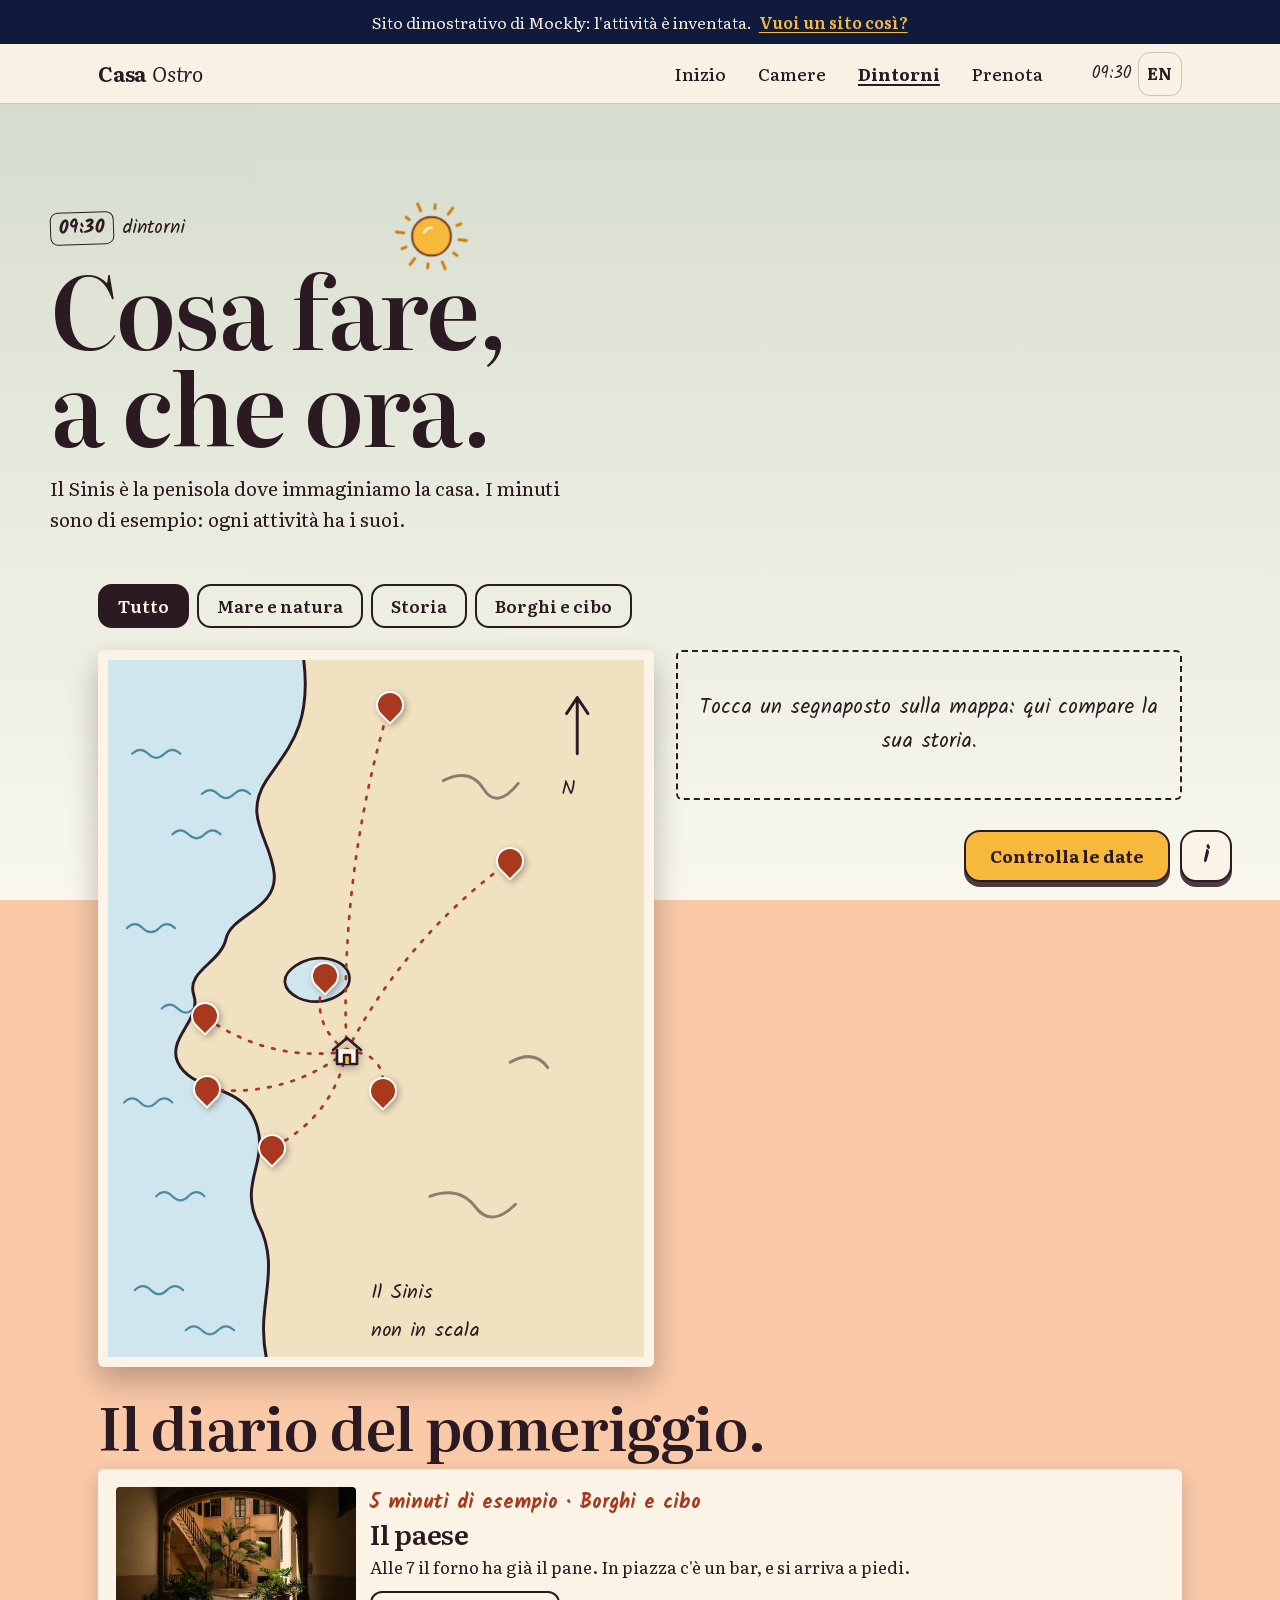
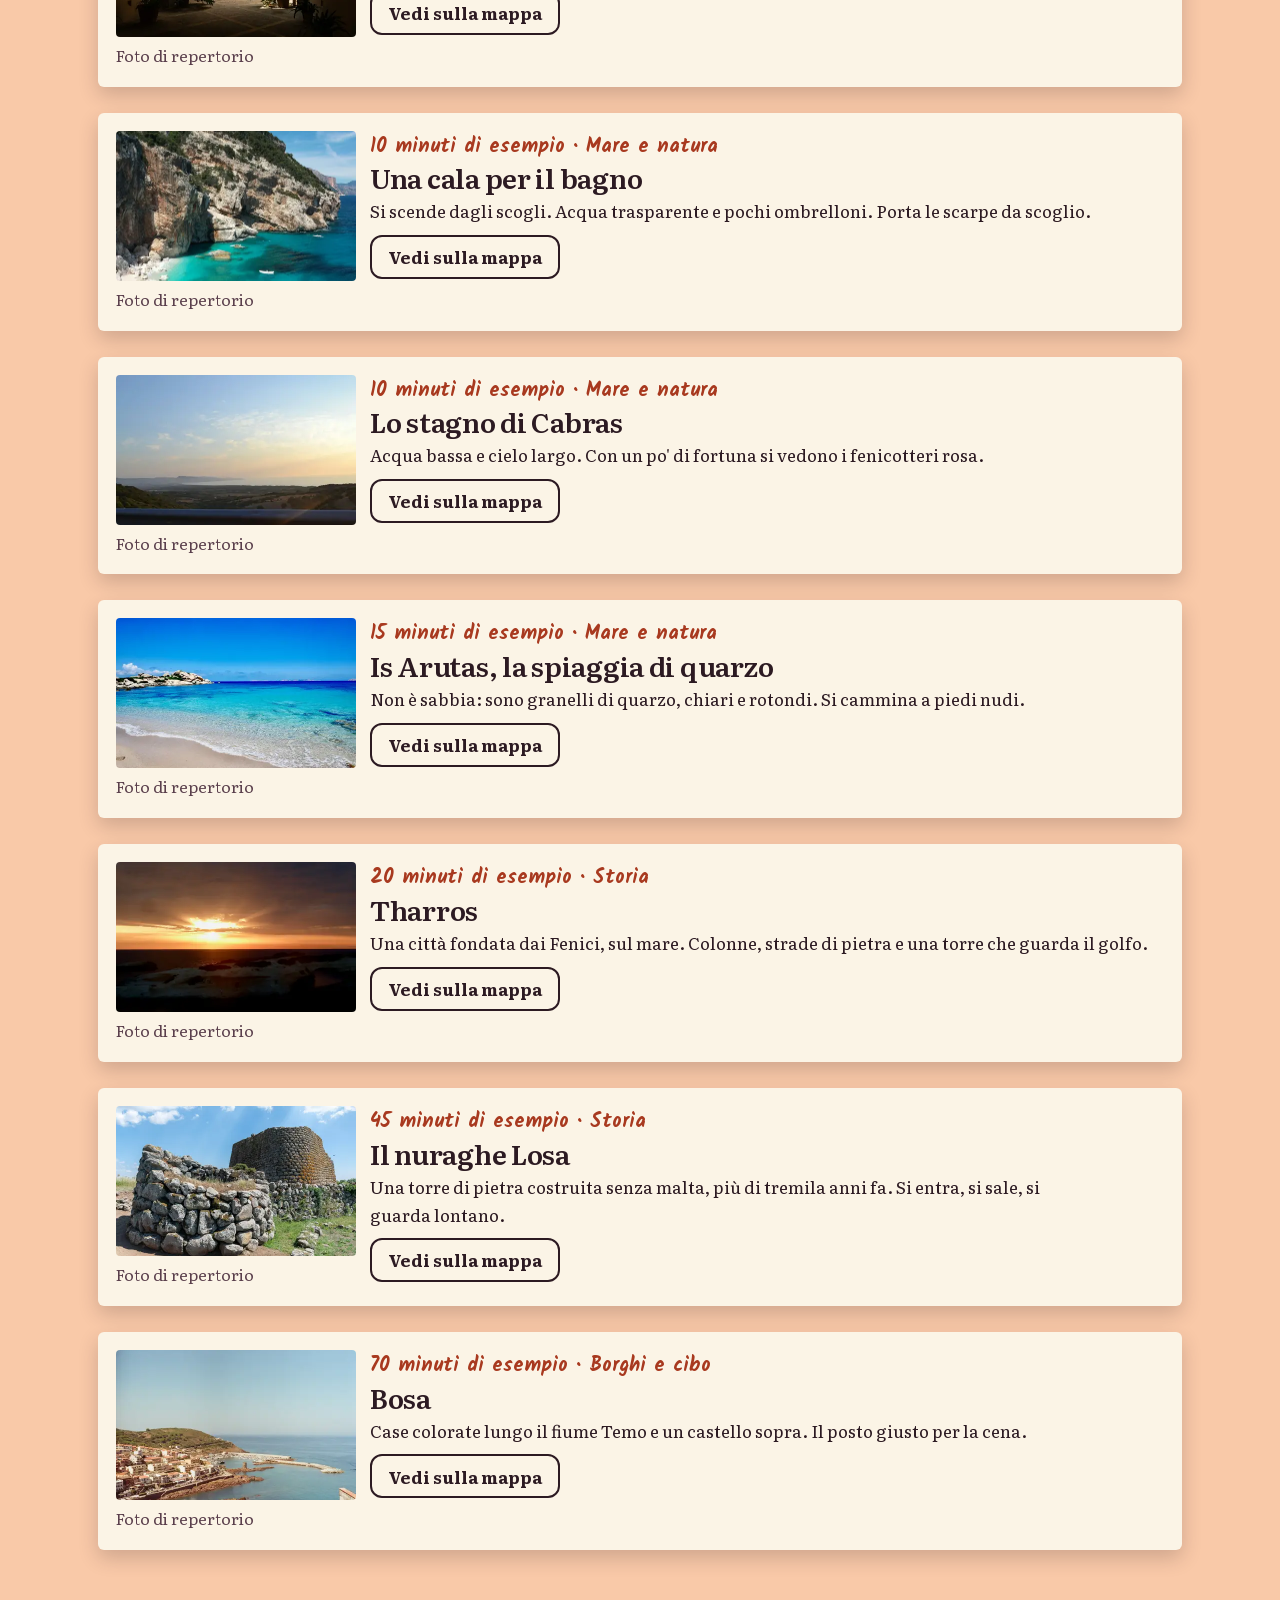
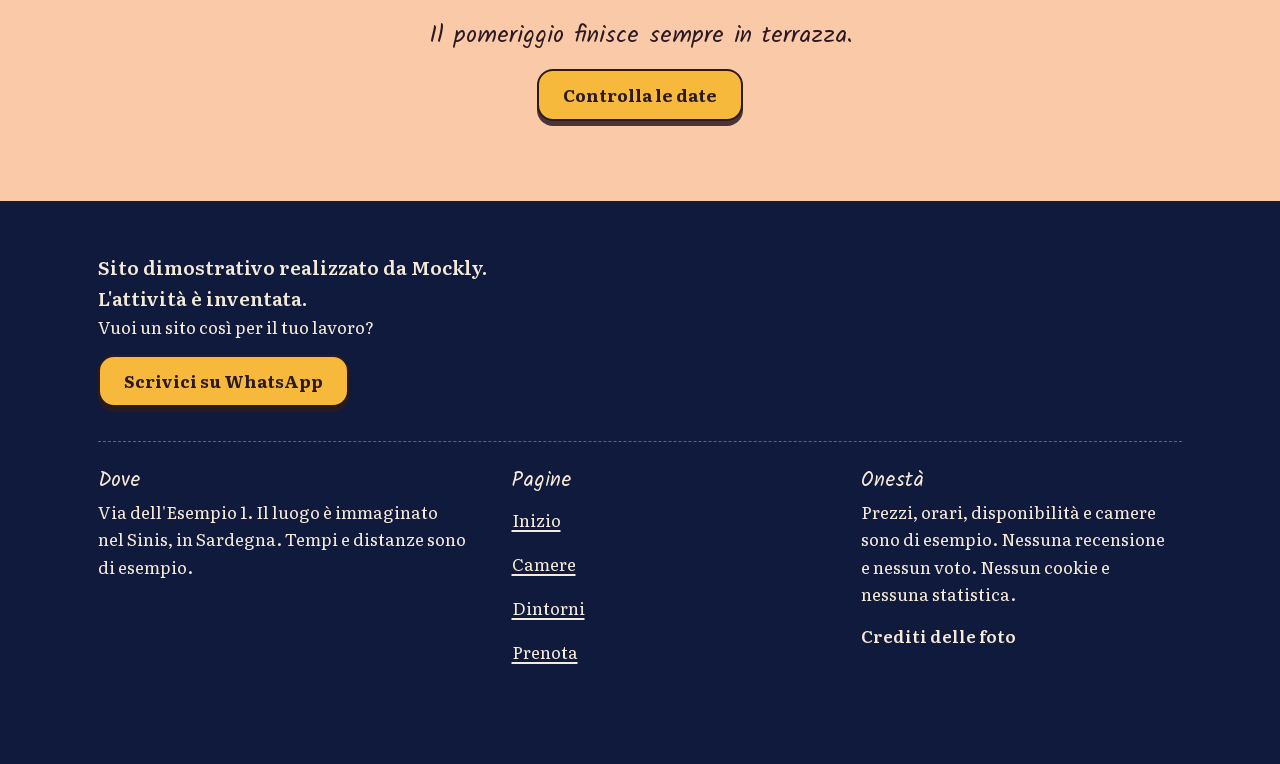
<file: dintorni.html>
<!doctype html>
<html lang="it" data-tone="light">
<head>
<meta charset="utf-8">
<meta name="viewport" content="width=device-width, initial-scale=1, viewport-fit=cover">
<title>Dintorni — Casa Ostro (sito dimostrativo)</title>
<meta name="description" content="Una mappa disegnata a mano con le cose da fare vicino a un bed &amp; breakfast nel Sinis, in Sardegna. Distanze di esempio. Sito dimostrativo di Mockly, l'attività è inventata.">
<meta name="robots" content="noindex">
<meta name="theme-color" content="#f0a6a0">
<meta property="og:type" content="website">
<meta property="og:title" content="Dintorni — Casa Ostro (sito dimostrativo)">
<meta property="og:description" content="Una mappa disegnata a mano con le cose da fare vicino a un bed &amp; breakfast nel Sinis, in Sardegna. Distanze di esempio. Sito dimostrativo di Mockly, l'attività è inventata.">
<meta property="og:image" content="assets/img/og.jpg">
<meta property="og:image:width" content="1200">
<meta property="og:image:height" content="630">
<meta property="og:locale" content="it_IT">
<meta name="twitter:card" content="summary_large_image">
<meta name="twitter:image" content="assets/img/og.jpg">
<link rel="icon" href="assets/img/favicon.svg" type="image/svg+xml">
<link rel="manifest" href="site.webmanifest">
<link rel="preload" href="assets/fonts/literata-normal-400-700.woff2" as="font" type="font/woff2" crossorigin>
<link rel="stylesheet" href="assets/css/style.css?v=20261105k">
<script>document.documentElement.classList.add("js")</script>
</head>
<body data-page="dintorni">
<a class="skip" href="#main" data-t>Salta al contenuto</a>
<div class="sky" aria-hidden="true"><div class="sky__l"></div><div class="sky__l"></div><div class="sky__l"></div><div class="sky__l"></div><div class="sky__l"></div><div class="sky__l"></div></div>
<div class="stars" aria-hidden="true" data-stars></div>
<div class="sun" aria-hidden="true" data-sun><svg viewBox="0 0 100 100" aria-hidden="true"><g class="sun__rays" fill="none" stroke="#c97d0c" stroke-width="3.4" stroke-linecap="round"><path d="M82.8 54.0L91.7 55.1"/><path d="M76.4 69.9L80.3 72.9"/><path d="M62.9 80.4L66.4 88.7"/><path d="M46.0 82.8L45.4 87.7"/><path d="M30.1 76.4L24.7 83.5"/><path d="M19.6 62.9L15.0 64.8"/><path d="M17.2 46.0L8.3 44.9"/><path d="M23.6 30.1L19.7 27.1"/><path d="M37.1 19.6L33.6 11.3"/><path d="M54.0 17.2L54.6 12.3"/><path d="M69.9 23.6L75.3 16.5"/><path d="M80.4 37.1L85.0 35.2"/></g><path d="M50 27c13 0 23.4 10 23.2 23.3C73 63 62.8 73.2 50 73c-12.8-.2-23-10-23-23C27 37.4 37 27 50 27z" fill="#f6b93b" stroke="#7a3b1e" stroke-width="2.4"/><path d="M41.5 45c2-3.2 5-5.2 8.5-5.4" fill="none" stroke="#fff3c8" stroke-width="3.2" stroke-linecap="round"/></svg></div>
<div class="moon" aria-hidden="true" data-moon><svg viewBox="0 0 100 100" aria-hidden="true"><path d="M60 18C37 21 24 43 30 64c6 20 29 28 49 18C66 82 54 70 53 54c-1-16 3-29 7-36z" fill="#f4ecd2" stroke="#b9ab7d" stroke-width="2.4" stroke-linejoin="round"/><circle cx="44" cy="52" r="3" fill="#d9ceaa"/><circle cx="40" cy="67" r="2.2" fill="#d9ceaa"/><circle cx="49" cy="34" r="2" fill="#d9ceaa"/></svg></div>

<!-- Striscia di Mockly: dice subito che è una dimostrazione -->
<a class="demo-strip" href="https://mockly.it" data-chrome><span data-t>Sito dimostrativo di Mockly: l'attività è inventata.</span> <span class="demo-strip__go" data-t>Vuoi un sito così?</span></a>

<!-- Intestazione: il nome compare qui, una volta sola -->
<header class="hdr" data-chrome>
  <div class="hdr__in">
    <a class="hdr__brand" href="index.html" aria-label="Casa Ostro, inizio" data-ta="aria-label">Casa <i>Ostro</i></a>
    <nav class="hdr__nav" aria-label="Menu principale" data-ta="aria-label"><a href="index.html" data-t>Inizio</a><a href="camere.html" data-t>Camere</a><a href="dintorni.html" aria-current="page" data-t>Dintorni</a><a href="prenota.html" data-t>Prenota</a></nav>
    <span class="hdr__clock" aria-hidden="true" data-clock-out>05:52</span>
    <button class="hdr__lang" type="button" data-lang-toggle aria-label="Passa all'inglese" data-ta="aria-label">EN</button>
    <button class="hdr__burger" type="button" aria-expanded="false" aria-controls="menu" data-open="menu" aria-label="Apri il menu" data-ta="aria-label"><span></span></button>
  </div>
</header>

<!-- Menu a tendina (telefono e tablet) -->
<div class="scrim" data-scrim></div>
<div class="menu" id="menu" role="dialog" aria-modal="true" aria-labelledby="menu-title" tabindex="-1" data-sheet>
  <div class="menu__top">
    <span class="menu__title" id="menu-title" data-t>Dove vuoi andare?</span>
    <button class="x" type="button" data-close aria-label="Chiudi il menu" data-ta="aria-label"><svg viewBox="0 0 24 24" aria-hidden="true"><path d="M5 5l14 14M19 5L5 19"/></svg></button>
  </div>
  <nav class="menu__list" aria-label="Menu principale" data-ta="aria-label"><a href="index.html"><span data-t>Inizio</span><small data-t>la giornata</small></a><a href="camere.html"><span data-t>Camere</span><small data-t>tre, con vista</small></a><a href="dintorni.html" aria-current="page"><span data-t>Dintorni</span><small data-t>mare e storia</small></a><a href="prenota.html"><span data-t>Prenota</span><small data-t>le tue date</small></a></nav>
  <div class="menu__foot">
    <div class="menu__lang" role="group" aria-label="Lingua" data-ta="aria-label">
      <button type="button" data-lang="it" aria-pressed="true">IT</button>
      <button type="button" data-lang="en" aria-pressed="false">EN</button>
    </div>
  </div>
</div>

<!-- Info in due secondi: prezzi, orari, dove, contatti -->
<div class="sheet" id="info" role="dialog" aria-modal="true" aria-labelledby="info-title" tabindex="-1" data-sheet>
  <div class="sheet__top">
    <span class="sheet__title" id="info-title" data-t>Info in due secondi</span>
    <button class="x" type="button" data-close aria-label="Chiudi" data-ta="aria-label"><svg viewBox="0 0 24 24" aria-hidden="true"><path d="M5 5l14 14M19 5L5 19"/></svg></button>
  </div>
  <dl class="facts">
    <div><dt data-t>Prezzi</dt><dd data-t>Da 85 € a notte, colazione compresa. Prezzo di esempio.</dd></div>
    <div><dt data-t>Orari</dt><dd data-t>Check-in dalle 15 alle 20. Partenza entro le 10:30. Orari di esempio.</dd></div>
    <div><dt data-t>Dove</dt><dd data-t>Via dell'Esempio 1, nel Sinis. Il luogo è immaginato.</dd></div>
    <div><dt data-t>Contatti</dt><dd data-t>Su WhatsApp, anche solo per una domanda.</dd></div>
  </dl>
  <div class="sheet__actions">
    <a class="btn btn--sun" href="prenota.html" data-t>Controlla le date</a>
    <a class="btn" href="https://wa.me/393517578080?text=Ciao%21%20Scrivo%20dal%20sito%20dimostrativo%20del%20bed%20%26%20breakfast%20%28attivit%C3%A0%20inventata%2C%20fatto%20da%20Mockly%29.%20Ho%20una%20domanda%20sul%20sito." target="_blank" rel="noopener" data-t>Scrivi su WhatsApp</a>
  </div>
  <p class="note-small" data-t>Il messaggio arriva a Mockly, che ha costruito questo sito. Nessuna prenotazione viene fatta davvero.</p>
</div>

<main id="main">
  <!-- 09:30 · Apertura -->
  <section class="pagehead wrap" data-clock="09:30" aria-labelledby="h-dint">
    <p class="stamp rv"><b>09:30</b><span data-t>dintorni</span></p>
    <h1 class="rv" id="h-dint" data-t>Cosa fare, a che ora.</h1>
    <p class="rv" data-t>Il Sinis è la penisola dove immaginiamo la casa. I minuti sono di esempio: ogni attività ha i suoi.</p>
  </section>

  <!-- 11:30 · Filtri e mappa -->
  <section class="wrap" data-clock="11:30" aria-label="Mappa e luoghi" data-ta="aria-label" style="padding-bottom:30px">
    <div class="filters rv" role="group" aria-label="Filtra i luoghi" data-ta="aria-label">
      <button type="button" data-filter="tutti" aria-pressed="true" data-t>Tutto</button>
      <button type="button" data-filter="mare" aria-pressed="false" data-t>Mare e natura</button>
      <button type="button" data-filter="storia" aria-pressed="false" data-t>Storia</button>
      <button type="button" data-filter="borghi" aria-pressed="false" data-t>Borghi e cibo</button>
    </div>
    <div class="mapwrap">
      <div class="map rv"><div class="map__box" data-map><svg viewBox="0 0 400 520" role="img" aria-label="Mappa disegnata a mano del Sinis, non in scala." data-ta="aria-label" focusable="false">
        <rect class="map__sea" width="400" height="520"/>
        <path class="map__wave" d="M18 70q6-6 12 0t12 0t12 0"/><path class="map__wave" d="M48 130q6-6 12 0t12 0t12 0"/><path class="map__wave" d="M14 200q6-6 12 0t12 0t12 0"/><path class="map__wave" d="M40 260q6-6 12 0t12 0t12 0"/><path class="map__wave" d="M12 330q6-6 12 0t12 0t12 0"/><path class="map__wave" d="M36 400q6-6 12 0t12 0t12 0"/><path class="map__wave" d="M20 470q6-6 12 0t12 0t12 0"/><path class="map__wave" d="M58 500q6-6 12 0t12 0t12 0"/><path class="map__wave" d="M70 100q6-6 12 0t12 0t12 0"/>
        <path class="map__land" d="M146 0C152 50 134 66 118 90C100 118 122 134 124 160C126 186 92 190 88 208C84 226 58 232 64 250C70 268 44 282 52 300C62 322 96 316 108 340C124 372 96 388 112 420C130 455 110 480 118 520L400 520L400 0Z"/>
        <path class="map__line" d="M146 0C152 50 134 66 118 90C100 118 122 134 124 160C126 186 92 190 88 208C84 226 58 232 64 250C70 268 44 282 52 300C62 322 96 316 108 340C124 372 96 388 112 420C130 455 110 480 118 520"/>
        <path class="map__lake" d="M140 228c14-10 38-6 40 8c2 14-22 24-38 16c-12-6-14-16-2-24z"/>
        <g class="map__line" opacity=".5"><path d="M250 90q20-10 30 6t26-4"/><path d="M240 400q22-8 34 8t30-2"/><path d="M300 300q18-10 28 4"/></g>
        <g id="routes"></g>
        <path class="map__line" d="M350 70V30M342 40l8-12l8 12"/>
        <text class="map__txt" x="338" y="100" font-size="22">N</text>
        <text class="map__txt" x="196" y="476" font-size="26" data-t>Il Sinis</text>
        <text class="map__txt" x="196" y="504" font-size="22" data-t>non in scala</text>
      </svg></div></div>
      <div class="rv" style="--d:.1s">
        <div class="spot spot--empty" data-spot aria-live="polite"><p data-t>Tocca un segnaposto sulla mappa: qui compare la sua storia.</p></div>
      </div>
    </div>
  </section>

  <!-- 15:30 · Il diario dei luoghi -->
  <section class="wrap" data-clock="15:30" aria-labelledby="h-list" style="padding-bottom:70px">
    <h2 id="h-list" style="font-size:clamp(2rem,8vw,3.6rem);margin-bottom:12px" data-t>Il diario del pomeriggio.</h2>
    <div class="entries" data-entries>
        <article class="entry rv" id="paese" data-id="paese" data-cat="borghi" data-x="205" data-y="322">
          <div><div class="ph"><img src="assets/img/corte-960.webp" srcset="assets/img/corte-480.webp 480w, assets/img/corte-960.webp 960w, assets/img/corte-1600.webp 1600w" sizes="(min-width:900px) 240px, 90vw" alt="Un cortile con una scala ad arco." data-ta="alt" width="960" height="640" loading="lazy" decoding="async"></div><p class="entry__cap" data-t>Foto di repertorio</p></div>
          <div>
            <p class="entry__time"><span class="mins">5</span> <span data-t>minuti di esempio</span> · <span data-t>Borghi e cibo</span></p>
            <h3 data-t>Il paese</h3>
            <p style="margin-top:6px" data-t>Alle 7 il forno ha già il pane. In piazza c'è un bar, e si arriva a piedi.</p>
            <button class="focus" type="button" data-focus="paese" data-t>Vedi sulla mappa</button>
          </div>
        </article>
        <article class="entry rv" id="cala" data-id="cala" data-cat="mare" data-x="72" data-y="266">
          <div><div class="ph"><img src="assets/img/cala-960.webp" srcset="assets/img/cala-480.webp 480w, assets/img/cala-960.webp 960w, assets/img/cala-1600.webp 1600w" sizes="(min-width:900px) 240px, 90vw" alt="Una cala con l'acqua turchese tra le rocce." data-ta="alt" width="960" height="1705" loading="lazy" decoding="async"></div><p class="entry__cap" data-t>Foto di repertorio</p></div>
          <div>
            <p class="entry__time"><span class="mins">10</span> <span data-t>minuti di esempio</span> · <span data-t>Mare e natura</span></p>
            <h3 data-t>Una cala per il bagno</h3>
            <p style="margin-top:6px" data-t>Si scende dagli scogli. Acqua trasparente e pochi ombrelloni. Porta le scarpe da scoglio.</p>
            <button class="focus" type="button" data-focus="cala" data-t>Vedi sulla mappa</button>
          </div>
        </article>
        <article class="entry rv" id="stagno" data-id="stagno" data-cat="mare" data-x="162" data-y="236">
          <div><div class="ph"><img src="assets/img/colline-960.webp" srcset="assets/img/colline-480.webp 480w, assets/img/colline-960.webp 960w, assets/img/colline-1600.webp 1600w" sizes="(min-width:900px) 240px, 90vw" alt="Colline verso il mare, con il cielo chiaro." data-ta="alt" width="960" height="640" loading="lazy" decoding="async"></div><p class="entry__cap" data-t>Foto di repertorio</p></div>
          <div>
            <p class="entry__time"><span class="mins">10</span> <span data-t>minuti di esempio</span> · <span data-t>Mare e natura</span></p>
            <h3 data-t>Lo stagno di Cabras</h3>
            <p style="margin-top:6px" data-t>Acqua bassa e cielo largo. Con un po' di fortuna si vedono i fenicotteri rosa.</p>
            <button class="focus" type="button" data-focus="stagno" data-t>Vedi sulla mappa</button>
          </div>
        </article>
        <article class="entry rv" id="arutas" data-id="arutas" data-cat="mare" data-x="74" data-y="320">
          <div><div class="ph"><img src="assets/img/spiaggia-960.webp" srcset="assets/img/spiaggia-480.webp 480w, assets/img/spiaggia-960.webp 960w, assets/img/spiaggia-1600.webp 1600w" sizes="(min-width:900px) 240px, 90vw" alt="Una spiaggia chiara con l'acqua azzurra." data-ta="alt" width="960" height="640" loading="lazy" decoding="async"></div><p class="entry__cap" data-t>Foto di repertorio</p></div>
          <div>
            <p class="entry__time"><span class="mins">15</span> <span data-t>minuti di esempio</span> · <span data-t>Mare e natura</span></p>
            <h3 data-t>Is Arutas, la spiaggia di quarzo</h3>
            <p style="margin-top:6px" data-t>Non è sabbia: sono granelli di quarzo, chiari e rotondi. Si cammina a piedi nudi.</p>
            <button class="focus" type="button" data-focus="arutas" data-t>Vedi sulla mappa</button>
          </div>
        </article>
        <article class="entry rv" id="tharros" data-id="tharros" data-cat="storia" data-x="122" data-y="364">
          <div><div class="ph"><img src="assets/img/tramonto-onde-960.webp" srcset="assets/img/tramonto-onde-480.webp 480w, assets/img/tramonto-onde-960.webp 960w, assets/img/tramonto-onde-1600.webp 1600w" sizes="(min-width:900px) 240px, 90vw" alt="Il mare al tramonto, con le onde sulla riva." data-ta="alt" width="960" height="720" loading="lazy" decoding="async"></div><p class="entry__cap" data-t>Foto di repertorio</p></div>
          <div>
            <p class="entry__time"><span class="mins">20</span> <span data-t>minuti di esempio</span> · <span data-t>Storia</span></p>
            <h3 data-t>Tharros</h3>
            <p style="margin-top:6px" data-t>Una città fondata dai Fenici, sul mare. Colonne, strade di pietra e una torre che guarda il golfo.</p>
            <button class="focus" type="button" data-focus="tharros" data-t>Vedi sulla mappa</button>
          </div>
        </article>
        <article class="entry rv" id="nuraghe" data-id="nuraghe" data-cat="storia" data-x="300" data-y="150">
          <div><div class="ph"><img src="assets/img/nuraghe-960.webp" srcset="assets/img/nuraghe-480.webp 480w, assets/img/nuraghe-960.webp 960w, assets/img/nuraghe-1600.webp 1600w" sizes="(min-width:900px) 240px, 90vw" alt="Un nuraghe di pietra su un prato." data-ta="alt" width="960" height="640" loading="lazy" decoding="async"></div><p class="entry__cap" data-t>Foto di repertorio</p></div>
          <div>
            <p class="entry__time"><span class="mins">45</span> <span data-t>minuti di esempio</span> · <span data-t>Storia</span></p>
            <h3 data-t>Il nuraghe Losa</h3>
            <p style="margin-top:6px" data-t>Una torre di pietra costruita senza malta, più di tremila anni fa. Si entra, si sale, si guarda lontano.</p>
            <button class="focus" type="button" data-focus="nuraghe" data-t>Vedi sulla mappa</button>
          </div>
        </article>
        <article class="entry rv" id="bosa" data-id="bosa" data-cat="borghi" data-x="210" data-y="34">
          <div><div class="ph"><img src="assets/img/paese-960.webp" srcset="assets/img/paese-480.webp 480w, assets/img/paese-960.webp 960w, assets/img/paese-1600.webp 1600w" sizes="(min-width:900px) 240px, 90vw" alt="Un borgo sul mare visto dall'alto." data-ta="alt" width="960" height="636" loading="lazy" decoding="async"></div><p class="entry__cap" data-t>Foto di repertorio</p></div>
          <div>
            <p class="entry__time"><span class="mins">70</span> <span data-t>minuti di esempio</span> · <span data-t>Borghi e cibo</span></p>
            <h3 data-t>Bosa</h3>
            <p style="margin-top:6px" data-t>Case colorate lungo il fiume Temo e un castello sopra. Il posto giusto per la cena.</p>
            <button class="focus" type="button" data-focus="bosa" data-t>Vedi sulla mappa</button>
          </div>
        </article>
    </div>
  </section>

  <!-- 19:00 · Chiusura -->
  <section class="wrap" data-clock="19:00" style="padding-bottom:80px;text-align:center">
    <p class="hand rv" style="font-size:1.5rem;margin-bottom:18px" data-t>Il pomeriggio finisce sempre in terrazza.</p>
    <a class="btn btn--sun rv" href="prenota.html" data-t>Controlla le date</a>
  </section>
</main>

<!-- Azione principale sempre sotto il pollice -->
<div class="dock" data-dock data-chrome>
  <a class="btn btn--sun" href="prenota.html" data-t>Controlla le date</a>
  <button class="dock__info" type="button" data-open="info" aria-haspopup="dialog" aria-label="Info rapide: prezzi, orari, dove siamo" data-ta="aria-label">i</button>
</div>

<footer class="ftr" data-chrome>
  <div class="wrap">
    <p class="ftr__demo" data-t>Sito dimostrativo realizzato da Mockly. L'attività è inventata.</p>
    <p data-t>Vuoi un sito così per il tuo lavoro?</p>
    <a class="btn btn--sun ftr__cta" href="https://wa.me/393517578080?text=Ciao%20Mockly%21%20Ho%20visto%20il%20sito%20dimostrativo%20del%20bed%20%26%20breakfast%20e%20vorrei%20un%20sito%20cos%C3%AC%20per%20il%20mio%20lavoro." target="_blank" rel="noopener" data-t>Scrivici su WhatsApp</a>
    <div class="ftr__grid">
      <div>
        <h2 data-t>Dove</h2>
        <p data-t>Via dell'Esempio 1. Il luogo è immaginato nel Sinis, in Sardegna. Tempi e distanze sono di esempio.</p>
      </div>
      <div>
        <h2 data-t>Pagine</h2>
        <ul>
          <li><a href="index.html" data-t>Inizio</a></li>
          <li><a href="camere.html" data-t>Camere</a></li>
          <li><a href="dintorni.html" data-t>Dintorni</a></li>
          <li><a href="prenota.html" data-t>Prenota</a></li>
        </ul>
      </div>
      <div>
        <h2 data-t>Onestà</h2>
        <p data-t>Prezzi, orari, disponibilità e camere sono di esempio. Nessuna recensione e nessun voto. Nessun cookie e nessuna statistica.</p>
        <details>
          <summary data-t>Crediti delle foto</summary>
          <p data-t>Foto di repertorio da Unsplash: non mostrano la struttura e non sempre sono state scattate in Sardegna.</p>
          <ul><li>Alba sul mare · <a href="https://unsplash.com/photos/gU-PXOaKEkg" target="_blank" rel="noopener">Dawid Zawila</a></li><li>Cornetti e cappuccino · <a href="https://unsplash.com/photos/Bqrt59P65Sg" target="_blank" rel="noopener">Olivier Darbonville</a></li><li>Terrazza sul mare · <a href="https://unsplash.com/photos/7u_NKqy2Fww" target="_blank" rel="noopener">Evgenia Stergioula</a></li><li>Camera luminosa · <a href="https://unsplash.com/photos/-bujWNpNegs" target="_blank" rel="noopener">Mitchell Luo</a></li><li>Camera con parete in pietra · <a href="https://unsplash.com/photos/JQPdhYRLR24" target="_blank" rel="noopener">Marie Dehayes</a></li><li>Camera con lampada · <a href="https://unsplash.com/photos/mq8FusIZ-ac" target="_blank" rel="noopener">Polina Kuzovkova</a></li><li>Cortile con scala ad arco · <a href="https://unsplash.com/photos/zvWIeE36Me0" target="_blank" rel="noopener">Alessandro Santoro</a></li><li>Nuraghe · <a href="https://unsplash.com/photos/WRdaE2u5Few" target="_blank" rel="noopener">Andrea Mancini</a></li><li>Cala · <a href="https://unsplash.com/photos/P5c4vJyWDFc" target="_blank" rel="noopener">Katie Kalmykova</a></li><li>Spiaggia · <a href="https://unsplash.com/photos/MxvjDbcqGGU" target="_blank" rel="noopener">Massimo Virgilio</a></li><li>Tramonto · <a href="https://unsplash.com/photos/SaTMVz2c9P4" target="_blank" rel="noopener">Shimoon</a></li><li>Onde al tramonto · <a href="https://unsplash.com/photos/2w11xvuimRM" target="_blank" rel="noopener">Paolo Gregotti</a></li><li>Borgo sul mare · <a href="https://unsplash.com/photos/Dv0k1Z7Wul0" target="_blank" rel="noopener">Oscar Scannell</a></li><li>Colline verso il mare · <a href="https://unsplash.com/photos/MpLJZMphSHQ" target="_blank" rel="noopener">Viktor Rejent</a></li><li>Luna sul mare · <a href="https://unsplash.com/photos/GM4GVKaBGJc" target="_blank" rel="noopener">MKS MKSS</a></li><li>Limoni sul balcone · <a href="https://unsplash.com/photos/JnR-5JOfLz0" target="_blank" rel="noopener">Arlind Photography</a></li></ul>
        </details>
      </div>
    </div>
  </div>
</footer>
<script src="assets/js/i18n.js?v=20261105k"></script>
<script src="assets/js/main.js?v=20261105k"></script>
<script src="assets/js/map.js?v=20261105k"></script>
</body>
</html>
</file>
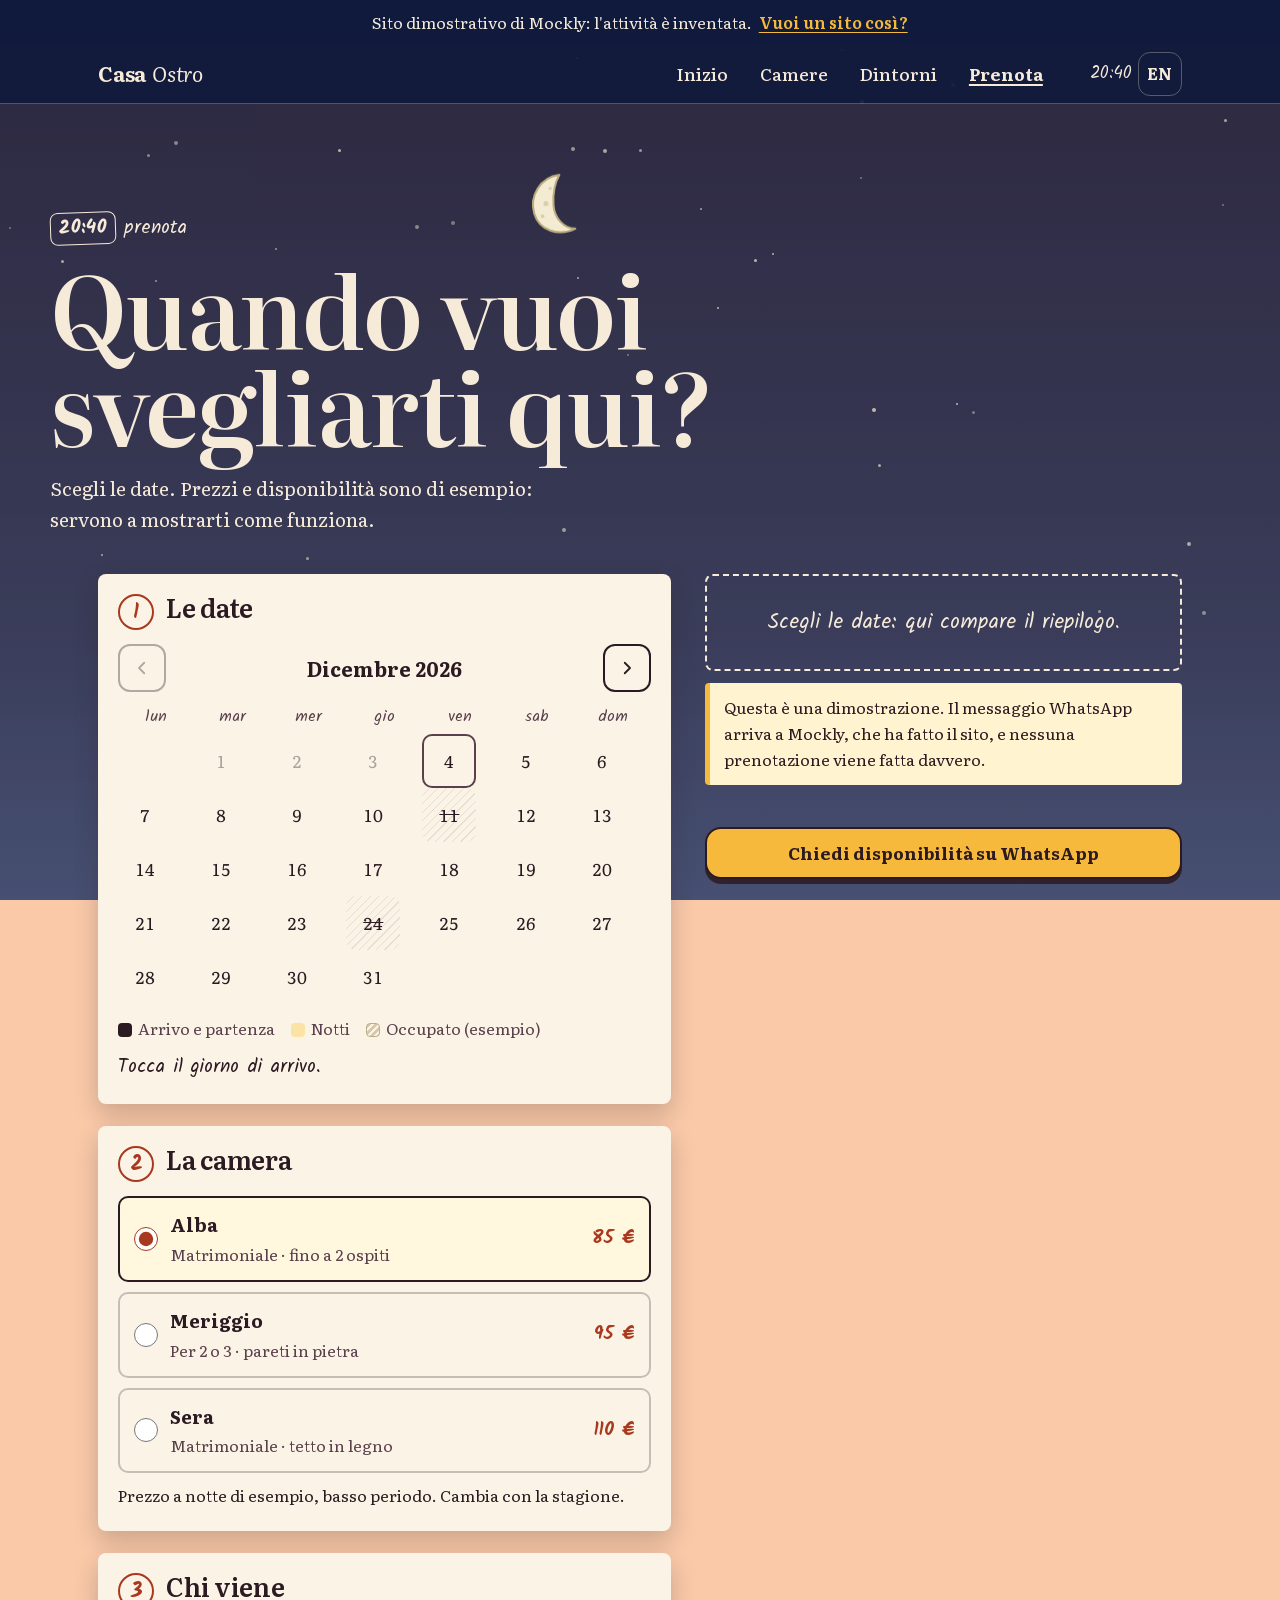
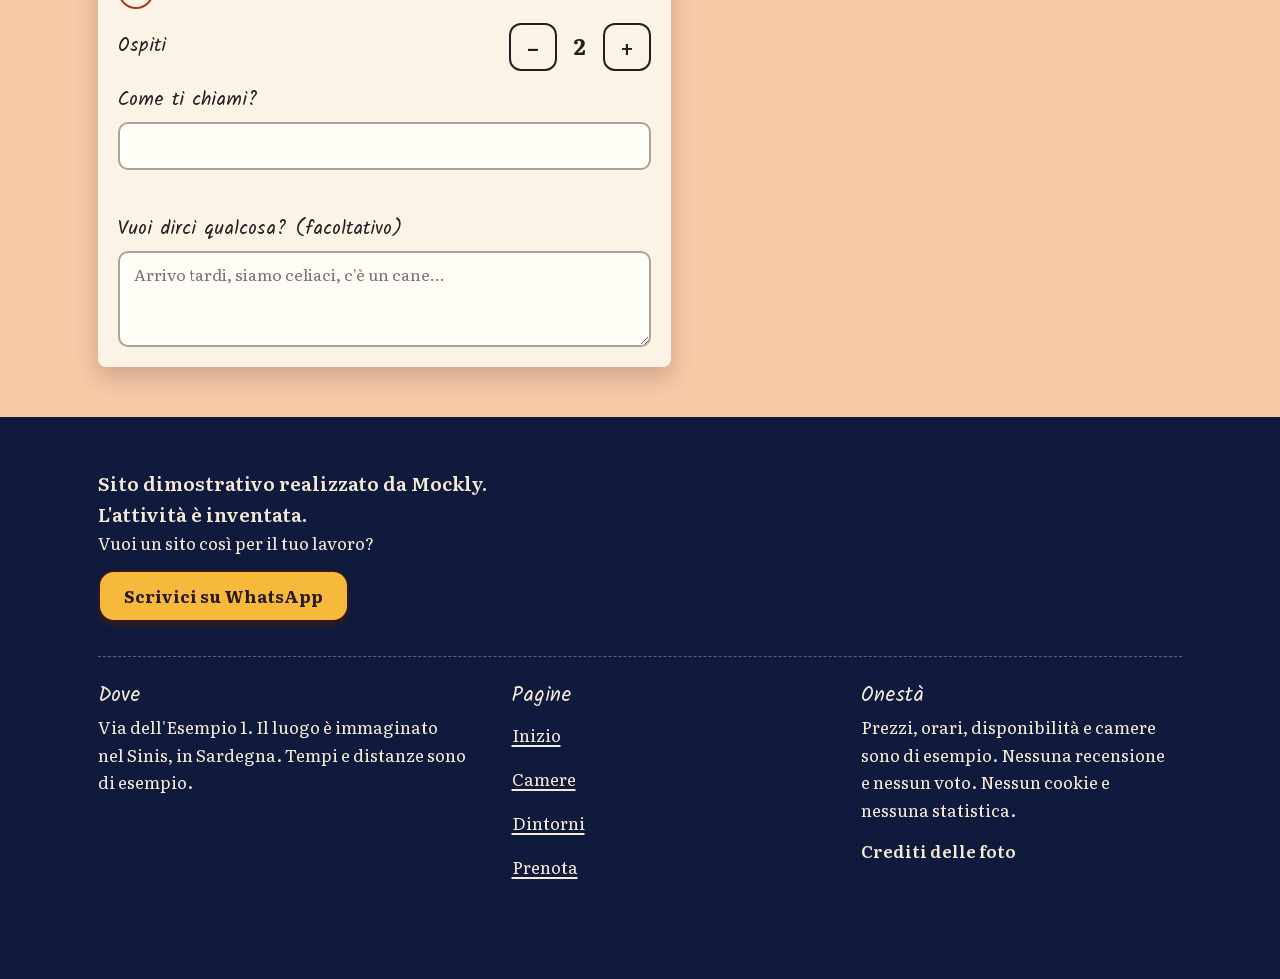
<file: prenota.html>
<!doctype html>
<html lang="it" data-tone="light">
<head>
<meta charset="utf-8">
<meta name="viewport" content="width=device-width, initial-scale=1, viewport-fit=cover">
<title>Prenota — Casa Ostro (sito dimostrativo)</title>
<meta name="description" content="Scegli le date sul calendario e prepara una richiesta di disponibilità su WhatsApp. Prezzi e disponibilità sono di esempio. Sito dimostrativo di Mockly, l'attività è inventata.">
<meta name="robots" content="noindex">
<meta name="theme-color" content="#f0a6a0">
<meta property="og:type" content="website">
<meta property="og:title" content="Prenota — Casa Ostro (sito dimostrativo)">
<meta property="og:description" content="Scegli le date sul calendario e prepara una richiesta di disponibilità su WhatsApp. Prezzi e disponibilità sono di esempio. Sito dimostrativo di Mockly, l'attività è inventata.">
<meta property="og:image" content="assets/img/og.jpg">
<meta property="og:image:width" content="1200">
<meta property="og:image:height" content="630">
<meta property="og:locale" content="it_IT">
<meta name="twitter:card" content="summary_large_image">
<meta name="twitter:image" content="assets/img/og.jpg">
<link rel="icon" href="assets/img/favicon.svg" type="image/svg+xml">
<link rel="manifest" href="site.webmanifest">
<link rel="preload" href="assets/fonts/literata-normal-400-700.woff2" as="font" type="font/woff2" crossorigin>
<link rel="stylesheet" href="assets/css/style.css?v=20261105k">
<script>document.documentElement.classList.add("js")</script>
</head>
<body data-page="prenota">
<a class="skip" href="#main" data-t>Salta al contenuto</a>
<div class="sky" aria-hidden="true"><div class="sky__l"></div><div class="sky__l"></div><div class="sky__l"></div><div class="sky__l"></div><div class="sky__l"></div><div class="sky__l"></div></div>
<div class="stars" aria-hidden="true" data-stars></div>
<div class="sun" aria-hidden="true" data-sun><svg viewBox="0 0 100 100" aria-hidden="true"><g class="sun__rays" fill="none" stroke="#c97d0c" stroke-width="3.4" stroke-linecap="round"><path d="M82.8 54.0L91.7 55.1"/><path d="M76.4 69.9L80.3 72.9"/><path d="M62.9 80.4L66.4 88.7"/><path d="M46.0 82.8L45.4 87.7"/><path d="M30.1 76.4L24.7 83.5"/><path d="M19.6 62.9L15.0 64.8"/><path d="M17.2 46.0L8.3 44.9"/><path d="M23.6 30.1L19.7 27.1"/><path d="M37.1 19.6L33.6 11.3"/><path d="M54.0 17.2L54.6 12.3"/><path d="M69.9 23.6L75.3 16.5"/><path d="M80.4 37.1L85.0 35.2"/></g><path d="M50 27c13 0 23.4 10 23.2 23.3C73 63 62.8 73.2 50 73c-12.8-.2-23-10-23-23C27 37.4 37 27 50 27z" fill="#f6b93b" stroke="#7a3b1e" stroke-width="2.4"/><path d="M41.5 45c2-3.2 5-5.2 8.5-5.4" fill="none" stroke="#fff3c8" stroke-width="3.2" stroke-linecap="round"/></svg></div>
<div class="moon" aria-hidden="true" data-moon><svg viewBox="0 0 100 100" aria-hidden="true"><path d="M60 18C37 21 24 43 30 64c6 20 29 28 49 18C66 82 54 70 53 54c-1-16 3-29 7-36z" fill="#f4ecd2" stroke="#b9ab7d" stroke-width="2.4" stroke-linejoin="round"/><circle cx="44" cy="52" r="3" fill="#d9ceaa"/><circle cx="40" cy="67" r="2.2" fill="#d9ceaa"/><circle cx="49" cy="34" r="2" fill="#d9ceaa"/></svg></div>

<!-- Striscia di Mockly: dice subito che è una dimostrazione -->
<a class="demo-strip" href="https://mockly.it" data-chrome><span data-t>Sito dimostrativo di Mockly: l'attività è inventata.</span> <span class="demo-strip__go" data-t>Vuoi un sito così?</span></a>

<!-- Intestazione: il nome compare qui, una volta sola -->
<header class="hdr" data-chrome>
  <div class="hdr__in">
    <a class="hdr__brand" href="index.html" aria-label="Casa Ostro, inizio" data-ta="aria-label">Casa <i>Ostro</i></a>
    <nav class="hdr__nav" aria-label="Menu principale" data-ta="aria-label"><a href="index.html" data-t>Inizio</a><a href="camere.html" data-t>Camere</a><a href="dintorni.html" data-t>Dintorni</a><a href="prenota.html" aria-current="page" data-t>Prenota</a></nav>
    <span class="hdr__clock" aria-hidden="true" data-clock-out>05:52</span>
    <button class="hdr__lang" type="button" data-lang-toggle aria-label="Passa all'inglese" data-ta="aria-label">EN</button>
    <button class="hdr__burger" type="button" aria-expanded="false" aria-controls="menu" data-open="menu" aria-label="Apri il menu" data-ta="aria-label"><span></span></button>
  </div>
</header>

<!-- Menu a tendina (telefono e tablet) -->
<div class="scrim" data-scrim></div>
<div class="menu" id="menu" role="dialog" aria-modal="true" aria-labelledby="menu-title" tabindex="-1" data-sheet>
  <div class="menu__top">
    <span class="menu__title" id="menu-title" data-t>Dove vuoi andare?</span>
    <button class="x" type="button" data-close aria-label="Chiudi il menu" data-ta="aria-label"><svg viewBox="0 0 24 24" aria-hidden="true"><path d="M5 5l14 14M19 5L5 19"/></svg></button>
  </div>
  <nav class="menu__list" aria-label="Menu principale" data-ta="aria-label"><a href="index.html"><span data-t>Inizio</span><small data-t>la giornata</small></a><a href="camere.html"><span data-t>Camere</span><small data-t>tre, con vista</small></a><a href="dintorni.html"><span data-t>Dintorni</span><small data-t>mare e storia</small></a><a href="prenota.html" aria-current="page"><span data-t>Prenota</span><small data-t>le tue date</small></a></nav>
  <div class="menu__foot">
    <div class="menu__lang" role="group" aria-label="Lingua" data-ta="aria-label">
      <button type="button" data-lang="it" aria-pressed="true">IT</button>
      <button type="button" data-lang="en" aria-pressed="false">EN</button>
    </div>
  </div>
</div>

<!-- Info in due secondi: prezzi, orari, dove, contatti -->
<div class="sheet" id="info" role="dialog" aria-modal="true" aria-labelledby="info-title" tabindex="-1" data-sheet>
  <div class="sheet__top">
    <span class="sheet__title" id="info-title" data-t>Info in due secondi</span>
    <button class="x" type="button" data-close aria-label="Chiudi" data-ta="aria-label"><svg viewBox="0 0 24 24" aria-hidden="true"><path d="M5 5l14 14M19 5L5 19"/></svg></button>
  </div>
  <dl class="facts">
    <div><dt data-t>Prezzi</dt><dd data-t>Da 85 € a notte, colazione compresa. Prezzo di esempio.</dd></div>
    <div><dt data-t>Orari</dt><dd data-t>Check-in dalle 15 alle 20. Partenza entro le 10:30. Orari di esempio.</dd></div>
    <div><dt data-t>Dove</dt><dd data-t>Via dell'Esempio 1, nel Sinis. Il luogo è immaginato.</dd></div>
    <div><dt data-t>Contatti</dt><dd data-t>Su WhatsApp, anche solo per una domanda.</dd></div>
  </dl>
  <div class="sheet__actions">
    <a class="btn btn--sun" href="prenota.html" data-t>Controlla le date</a>
    <a class="btn" href="https://wa.me/393517578080?text=Ciao%21%20Scrivo%20dal%20sito%20dimostrativo%20del%20bed%20%26%20breakfast%20%28attivit%C3%A0%20inventata%2C%20fatto%20da%20Mockly%29.%20Ho%20una%20domanda%20sul%20sito." target="_blank" rel="noopener" data-t>Scrivi su WhatsApp</a>
  </div>
  <p class="note-small" data-t>Il messaggio arriva a Mockly, che ha costruito questo sito. Nessuna prenotazione viene fatta davvero.</p>
</div>

<main id="main">
  <!-- 20:40 · Apertura -->
  <section class="pagehead wrap" data-clock="20:40" aria-labelledby="h-book">
    <p class="stamp rv"><b>20:40</b><span data-t>prenota</span></p>
    <h1 class="rv" id="h-book" data-t>Quando vuoi svegliarti qui?</h1>
    <p class="rv" data-t>Scegli le date. Prezzi e disponibilità sono di esempio: servono a mostrarti come funziona.</p>
  </section>

  <!-- 21:20 · Calendario, camera, dati -->
  <div class="wrap book" data-clock="21:30" data-book>
    <div class="book__main" style="display:grid;gap:22px">
      <section class="step step--cal rv" aria-labelledby="s1">
        <div class="step__h"><span class="step__n" aria-hidden="true">1</span><h2 id="s1" data-t>Le date</h2></div>
        <div class="cal__bar">
          <button class="cal__nav" type="button" data-cal-prev aria-label="Mese precedente" data-ta="aria-label"><svg viewBox="0 0 24 24" aria-hidden="true"><path d="M15 5l-7 7 7 7"/></svg></button>
          <p class="cal__title" data-cal-title aria-live="polite"></p>
          <button class="cal__nav" type="button" data-cal-next aria-label="Mese successivo" data-ta="aria-label"><svg viewBox="0 0 24 24" aria-hidden="true"><path d="M9 5l7 7-7 7"/></svg></button>
        </div>
        <div class="cal__grid" data-cal-dow aria-hidden="true"></div>
        <div class="cal__grid" data-cal-days role="group" aria-label="Giorni del mese" data-ta="aria-label"></div>
        <div class="cal__legend">
          <span><i style="background:var(--card-ink)"></i><span data-t>Arrivo e partenza</span></span>
          <span><i style="background:#fbe3a6"></i><span data-t>Notti</span></span>
          <span><i style="background:repeating-linear-gradient(135deg,#d8c9ab 0 3px,transparent 3px 5px);border:1px solid #bfae8c"></i><span data-t>Occupato (esempio)</span></span>
        </div>
        <p class="cal__hint" data-cal-hint aria-live="polite"></p>
      </section>

      <section class="step rv" aria-labelledby="s2">
        <div class="step__h"><span class="step__n" aria-hidden="true">2</span><h2 id="s2" data-t>La camera</h2></div>
        <div class="pick" role="radiogroup" aria-labelledby="s2" data-rooms>
          <label><input type="radio" name="room" value="alba" checked><span><b>Alba</b><small data-t>Matrimoniale · fino a 2 ospiti</small></span><span class="p"><span data-p="alba">85</span> €</span></label>
          <label><input type="radio" name="room" value="meriggio"><span><b>Meriggio</b><small data-t>Per 2 o 3 · pareti in pietra</small></span><span class="p"><span data-p="meriggio">95</span> €</span></label>
          <label><input type="radio" name="room" value="sera"><span><b>Sera</b><small data-t>Matrimoniale · tetto in legno</small></span><span class="p"><span data-p="sera">110</span> €</span></label>
        </div>
        <p class="cal__hint" style="font-size:1rem;font-family:var(--f-serif)" data-t>Prezzo a notte di esempio, basso periodo. Cambia con la stagione.</p>
      </section>

      <section class="step rv" aria-labelledby="s3">
        <div class="step__h"><span class="step__n" aria-hidden="true">3</span><h2 id="s3" data-t>Chi viene</h2></div>
        <div style="display:flex;align-items:center;justify-content:space-between;gap:12px">
          <span id="g-label" style="font-family:var(--f-hand);font-size:1.2rem" data-t>Ospiti</span>
          <div class="stepper" role="group" aria-labelledby="g-label">
            <button type="button" data-guests="-1" aria-label="Un ospite in meno" data-ta="aria-label">−</button>
            <output data-guests-out aria-live="polite">2</output>
            <button type="button" data-guests="1" aria-label="Un ospite in più" data-ta="aria-label">+</button>
          </div>
        </div>
        <div class="field" data-f="name">
          <label for="name" data-t>Come ti chiami?</label>
          <input id="name" name="name" type="text" autocomplete="name" enterkeyhint="next" aria-describedby="name-err">
          <p class="err" id="name-err" aria-live="polite"></p>
        </div>
        <div class="field" data-f="note">
          <label for="note" data-t>Vuoi dirci qualcosa? (facoltativo)</label>
          <textarea id="note" name="note" placeholder="Arrivo tardi, siamo celiaci, c'è un cane…" data-ta="placeholder"></textarea>
        </div>
      </section>
    </div>

    <aside class="book__side" aria-labelledby="sum-h">
      <div class="summary summary--empty rv" data-summary>
        <p id="sum-h" data-t>Scegli le date: qui compare il riepilogo.</p>
      </div>
      <div class="demo-note rv" data-t>Questa è una dimostrazione. Il messaggio WhatsApp arriva a Mockly, che ha fatto il sito, e nessuna prenotazione viene fatta davvero.</div>
      <p class="err err--sky" data-form-err aria-live="polite" style="margin-top:12px"></p>
      <button class="btn btn--sun" type="button" data-send style="width:100%;margin-top:6px"><span data-t>Chiedi disponibilità su WhatsApp</span></button>
      <p class="status" data-status aria-live="polite"></p>
      <div data-preview hidden>
        <label for="msg" style="font-family:var(--f-hand);font-size:1.2rem" data-t>Il messaggio, se WhatsApp non si apre:</label>
        <textarea id="msg" readonly style="width:100%;min-height:150px;margin-top:6px;padding:10px 12px;border:2px solid var(--ink);border-radius:10px;background:#fffdf6;color:var(--card-ink);font:400 16px/1.4 var(--f-serif)"></textarea>
        <button class="btn copy" type="button" data-copy><span data-t>Copia il messaggio</span></button>
      </div>
    </aside>
  </div>
</main>

<footer class="ftr" data-chrome>
  <div class="wrap">
    <p class="ftr__demo" data-t>Sito dimostrativo realizzato da Mockly. L'attività è inventata.</p>
    <p data-t>Vuoi un sito così per il tuo lavoro?</p>
    <a class="btn btn--sun ftr__cta" href="https://wa.me/393517578080?text=Ciao%20Mockly%21%20Ho%20visto%20il%20sito%20dimostrativo%20del%20bed%20%26%20breakfast%20e%20vorrei%20un%20sito%20cos%C3%AC%20per%20il%20mio%20lavoro." target="_blank" rel="noopener" data-t>Scrivici su WhatsApp</a>
    <div class="ftr__grid">
      <div>
        <h2 data-t>Dove</h2>
        <p data-t>Via dell'Esempio 1. Il luogo è immaginato nel Sinis, in Sardegna. Tempi e distanze sono di esempio.</p>
      </div>
      <div>
        <h2 data-t>Pagine</h2>
        <ul>
          <li><a href="index.html" data-t>Inizio</a></li>
          <li><a href="camere.html" data-t>Camere</a></li>
          <li><a href="dintorni.html" data-t>Dintorni</a></li>
          <li><a href="prenota.html" data-t>Prenota</a></li>
        </ul>
      </div>
      <div>
        <h2 data-t>Onestà</h2>
        <p data-t>Prezzi, orari, disponibilità e camere sono di esempio. Nessuna recensione e nessun voto. Nessun cookie e nessuna statistica.</p>
        <details>
          <summary data-t>Crediti delle foto</summary>
          <p data-t>Foto di repertorio da Unsplash: non mostrano la struttura e non sempre sono state scattate in Sardegna.</p>
          <ul><li>Alba sul mare · <a href="https://unsplash.com/photos/gU-PXOaKEkg" target="_blank" rel="noopener">Dawid Zawila</a></li><li>Cornetti e cappuccino · <a href="https://unsplash.com/photos/Bqrt59P65Sg" target="_blank" rel="noopener">Olivier Darbonville</a></li><li>Terrazza sul mare · <a href="https://unsplash.com/photos/7u_NKqy2Fww" target="_blank" rel="noopener">Evgenia Stergioula</a></li><li>Camera luminosa · <a href="https://unsplash.com/photos/-bujWNpNegs" target="_blank" rel="noopener">Mitchell Luo</a></li><li>Camera con parete in pietra · <a href="https://unsplash.com/photos/JQPdhYRLR24" target="_blank" rel="noopener">Marie Dehayes</a></li><li>Camera con lampada · <a href="https://unsplash.com/photos/mq8FusIZ-ac" target="_blank" rel="noopener">Polina Kuzovkova</a></li><li>Cortile con scala ad arco · <a href="https://unsplash.com/photos/zvWIeE36Me0" target="_blank" rel="noopener">Alessandro Santoro</a></li><li>Nuraghe · <a href="https://unsplash.com/photos/WRdaE2u5Few" target="_blank" rel="noopener">Andrea Mancini</a></li><li>Cala · <a href="https://unsplash.com/photos/P5c4vJyWDFc" target="_blank" rel="noopener">Katie Kalmykova</a></li><li>Spiaggia · <a href="https://unsplash.com/photos/MxvjDbcqGGU" target="_blank" rel="noopener">Massimo Virgilio</a></li><li>Tramonto · <a href="https://unsplash.com/photos/SaTMVz2c9P4" target="_blank" rel="noopener">Shimoon</a></li><li>Onde al tramonto · <a href="https://unsplash.com/photos/2w11xvuimRM" target="_blank" rel="noopener">Paolo Gregotti</a></li><li>Borgo sul mare · <a href="https://unsplash.com/photos/Dv0k1Z7Wul0" target="_blank" rel="noopener">Oscar Scannell</a></li><li>Colline verso il mare · <a href="https://unsplash.com/photos/MpLJZMphSHQ" target="_blank" rel="noopener">Viktor Rejent</a></li><li>Luna sul mare · <a href="https://unsplash.com/photos/GM4GVKaBGJc" target="_blank" rel="noopener">MKS MKSS</a></li><li>Limoni sul balcone · <a href="https://unsplash.com/photos/JnR-5JOfLz0" target="_blank" rel="noopener">Arlind Photography</a></li></ul>
        </details>
      </div>
    </div>
  </div>
</footer>
<script src="assets/js/i18n.js?v=20261105k"></script>
<script src="assets/js/main.js?v=20261105k"></script>
<script src="assets/js/booking.js?v=20261105k"></script>
</body>
</html>
</file>
<file: assets/css/style.css>
/* ==========================================================================
   Casa Ostro — sito dimostrativo di Mockly
   Idea: il diario di una giornata. Il cielo cambia mentre scorri.
   Indice: 1 Caratteri · 2 Variabili · 3 Base · 4 Cielo e sole · 5 Intestazione
   6 Menu e schede · 7 Bottoni · 8 Foto · 9 Polaroid e note · 10 Home
   11 Camere · 12 Dintorni · 13 Prenota · 14 Piè di pagina · 15 Movimento
   ========================================================================== */

/* 1 Caratteri ------------------------------------------------------------ */
@font-face{font-family:"Literata";src:url(../fonts/literata-normal-400-700.woff2) format("woff2");font-weight:400 700;font-style:normal;font-display:swap}
@font-face{font-family:"Literata";src:url(../fonts/literata-italic-400-600.woff2) format("woff2");font-weight:400 600;font-style:italic;font-display:swap}
@font-face{font-family:"Kalam";src:url(../fonts/kalam-normal-400.woff2) format("woff2");font-weight:400;font-style:normal;font-display:swap}
@font-face{font-family:"Kalam";src:url(../fonts/kalam-normal-700.woff2) format("woff2");font-weight:700;font-style:normal;font-display:swap}

/* 2 Variabili ------------------------------------------------------------ */
:root{
  --ink:#2c1a22;            /* testo sul cielo: cambia a sera */
  --ink-soft:#5a3f4c;
  --line:rgba(44,26,34,.22);
  --card-ink:#2c1a22;       /* testo sulla carta: non cambia mai */
  --card-soft:#5a3f4c;
  --paper:#fbf4e6;
  --paper-2:#f2e6cf;
  --sand:#e9d9bd;           /* sfondo mentre una foto si carica */
  --sun:#f6b93b;
  --coral:#a8391f;          /* accento sulla carta (contrasto 6,6 su carta) */
  --night:#101a3c;
  --f-serif:"Literata",Georgia,"Times New Roman",serif;
  --f-hand:"Kalam","Comic Sans MS","Segoe Print",cursive;
  --pad:clamp(18px,5.5vw,48px);
  --max:1180px;
  --ease:cubic-bezier(.2,.7,.2,1);
  --warm:0;                 /* luce calda sulle foto, scritta da main.js */
  --cool:0;                 /* luce fredda sulle foto, scritta da main.js */
  --hdr:60px;
}
html[data-tone="dark"]{
  --ink:#f6ead9;
  --ink-soft:#d7c9cf;
  --line:rgba(246,234,217,.3);
}

/* 3 Base ----------------------------------------------------------------- */
*,*::before,*::after{box-sizing:border-box}
html{-webkit-text-size-adjust:100%;text-size-adjust:100%;background:#f9c9a8}
html.is-locked{overflow:hidden}
body{
  margin:0;min-height:100vh;
  font:400 1.0625rem/1.62 var(--f-serif);
  color:var(--ink);
  overflow-x:clip;
  transition:color .35s ease;
  -webkit-font-smoothing:antialiased;
}
img,svg{display:block;max-width:100%}
a{color:inherit;text-underline-offset:.2em;text-decoration-thickness:1.5px}
button{font:inherit;color:inherit;cursor:pointer}
h1,h2,h3,p,ul,ol,figure,blockquote{margin:0}
ul,ol{padding:0;list-style:none}
h1,h2,h3{font-weight:600;text-wrap:balance;line-height:1.04;letter-spacing:-.01em}
p{text-wrap:pretty}
:focus-visible{outline:3px solid var(--sun);outline-offset:3px;border-radius:6px}
html[data-tone="light"] :focus-visible{outline-color:#1d3f8a}
.visually-hidden{position:absolute!important;width:1px;height:1px;overflow:hidden;clip:rect(0 0 0 0);white-space:nowrap;border:0;padding:0;margin:-1px}
.skip{position:absolute;left:12px;top:-60px;z-index:200;background:var(--paper);color:var(--card-ink);padding:12px 16px;border-radius:10px;min-height:44px;transition:top .15s}
.skip:focus{top:12px}
.wrap{width:100%;max-width:var(--max);margin-inline:auto;padding-inline:var(--pad)}
.hand{font-family:var(--f-hand);font-weight:400;line-height:1.3;letter-spacing:0}
.kicker{font-family:var(--f-hand);font-size:1.25rem;color:var(--ink);margin-bottom:.5rem;display:inline-block;transform:rotate(-1.5deg)}
.nb{white-space:nowrap}

/* 4 Cielo, sole, luna, stelle ------------------------------------------- */
.sky{position:fixed;left:0;top:0;width:100%;height:100vh;height:100lvh;z-index:-3;pointer-events:none;overflow:hidden}
.sky__l{position:absolute;inset:0;opacity:0;will-change:opacity}
.sky__l:nth-child(1){opacity:1;background:linear-gradient(#f0a6a0 0%,#f9c9a8 55%,#fde6c4 100%)}
.sky__l:nth-child(2){background:linear-gradient(#fbe3b8 0%,#fdf0d4 60%,#fff7e6 100%)}
.sky__l:nth-child(3){background:linear-gradient(#8cc7ea 0%,#c9e6f2 60%,#eef8f8 100%)}
.sky__l:nth-child(4){background:linear-gradient(#f3d59a 0%,#f9e6c1 60%,#fdf2dc 100%)}
.sky__l:nth-child(5){background:linear-gradient(#e27b50 0%,#f19a52 55%,#f8c576 100%)}
.sky__l:nth-child(6){background:linear-gradient(#0f1a3c 0%,#1c2c5a 70%,#2b3d72 100%)}
.stars{position:fixed;left:0;top:0;width:100%;height:100vh;height:100lvh;z-index:-2;pointer-events:none;opacity:0}
.sun,.moon{position:fixed;left:0;top:0;z-index:-1;pointer-events:none;width:84px;height:84px;margin:-42px 0 0 -42px;will-change:transform,opacity}
.moon{opacity:0}
.sun svg,.moon svg{width:100%;height:100%;overflow:visible}
.sun__rays{transform-origin:50px 50px;animation:spin 70s linear infinite}
@keyframes spin{to{transform:rotate(360deg)}}

/* 5 Intestazione --------------------------------------------------------- */
.demo-strip{display:flex;flex-wrap:wrap;column-gap:.4em;align-items:center;justify-content:center;min-height:44px;background:var(--night);color:#f6ead9;text-align:center;text-decoration:none;padding:9px var(--pad);font-size:1rem;line-height:1.4}
.demo-strip__go{color:var(--sun);font-weight:600;text-decoration:underline;text-underline-offset:.2em;white-space:nowrap}
.hdr{position:sticky;top:0;z-index:60;height:var(--hdr);transition:background-color .35s ease}
.hdr::before{content:"";position:absolute;inset:0;background:var(--paper);opacity:.9;z-index:-1;border-bottom:1px solid var(--line);transition:background-color .35s ease}
html[data-tone="dark"] .hdr::before{background:var(--night);opacity:.9}
.hdr__in{display:flex;align-items:center;gap:8px;height:100%;max-width:var(--max);margin-inline:auto;padding-inline:var(--pad)}
.hdr__brand{font-weight:700;font-size:1.3rem;letter-spacing:-.01em;text-decoration:none;min-height:44px;display:inline-flex;align-items:center;gap:.28em;margin-right:auto;white-space:nowrap}
.hdr__brand i{font-weight:400;font-style:italic}
.hdr__clock{font-family:var(--f-hand);font-size:1.05rem;min-width:3.4em;text-align:right;font-variant-numeric:tabular-nums;white-space:nowrap}
.hdr__lang{
  min-width:44px;height:44px;border:1.5px solid var(--line);background:transparent;border-radius:12px;
  font-weight:700;font-size:1rem;letter-spacing:.02em;display:inline-flex;align-items:center;justify-content:center;
  transition:transform .12s ease,background-color .15s;
}
.hdr__lang:active{transform:scale(.94)}
.hdr__burger{width:44px;height:44px;border:1.5px solid var(--line);border-radius:12px;background:transparent;display:inline-flex;align-items:center;justify-content:center;transition:transform .12s ease}
.hdr__burger:active{transform:scale(.94)}
.hdr__burger span{display:block;width:20px;height:2px;background:currentColor;position:relative;border-radius:2px}
.hdr__burger span::before,.hdr__burger span::after{content:"";position:absolute;left:0;width:20px;height:2px;background:currentColor;border-radius:2px}
.hdr__burger span::before{top:-6px}.hdr__burger span::after{top:6px}
.hdr__nav{display:none}
@media (max-width:359px){.hdr__clock{display:none}}
@media (min-width:1024px){
  .hdr__burger{display:none}
  .hdr__nav{display:flex;gap:4px;margin-right:12px}
  .hdr__nav a{min-height:44px;display:inline-flex;align-items:center;padding:0 14px;text-decoration:none;border-radius:10px;font-weight:500}
  .hdr__nav a:hover{background:var(--line)}
  .hdr__nav a[aria-current="page"]{font-weight:700;text-decoration:underline;text-decoration-thickness:2px}
  .hdr__brand{margin-right:0}
  .hdr__in{gap:6px}
  .hdr__brand{margin-right:auto}
}

/* 6 Menu e schede (menu, info) ------------------------------------------ */
.scrim{position:fixed;inset:0;z-index:90;background:rgba(16,26,60,.5);opacity:0;visibility:hidden;transition:opacity .25s ease,visibility 0s .25s}
.scrim.is-open{opacity:1;visibility:visible;transition:opacity .25s ease,visibility 0s}
.menu,.sheet{
  position:fixed;z-index:100;left:0;right:0;background:var(--paper);color:var(--card-ink);
  visibility:hidden;transition:transform .32s var(--ease),visibility 0s .32s;
  overscroll-behavior:contain;overflow-y:auto;
}
.menu{top:0;transform:translateY(-102%);max-height:92vh;max-height:92svh;border-radius:0 0 26px 26px;padding:12px var(--pad) 26px;box-shadow:0 18px 40px rgba(16,26,60,.3)}
.sheet{bottom:0;transform:translateY(102%);max-height:88vh;max-height:88svh;border-radius:26px 26px 0 0;padding:14px var(--pad) calc(24px + env(safe-area-inset-bottom));box-shadow:0 -18px 40px rgba(16,26,60,.3)}
.menu.is-open,.sheet.is-open{transform:none;visibility:visible;transition:transform .32s var(--ease),visibility 0s}
.menu__top,.sheet__top{display:flex;align-items:center;justify-content:space-between;gap:12px;margin-bottom:10px;max-width:640px;margin-inline:auto}
.menu__title,.sheet__title{font-family:var(--f-hand);font-size:1.4rem}
.x{width:44px;height:44px;border:1.5px solid rgba(44,26,34,.25);border-radius:12px;background:transparent;display:inline-flex;align-items:center;justify-content:center;transition:transform .12s ease}
.x:active{transform:scale(.92) rotate(8deg)}
.x svg{width:18px;height:18px;stroke:currentColor;stroke-width:2.2;fill:none;stroke-linecap:round}
.menu__list{max-width:640px;margin-inline:auto}
.menu__list a{display:flex;align-items:baseline;justify-content:space-between;gap:14px;min-height:60px;padding:8px 2px;border-bottom:1.5px dashed rgba(44,26,34,.25);text-decoration:none;font-size:clamp(1.9rem,8vw,2.6rem);font-weight:600;letter-spacing:-.01em;line-height:1.1;transition:padding-left .15s ease}
.menu__list a:active{padding-left:10px}
.menu__list a small{font-family:var(--f-hand);font-weight:400;font-size:1.1rem;color:var(--card-soft);letter-spacing:0}
.menu__list a[aria-current="page"]{color:var(--coral)}
.menu__foot{display:flex;gap:10px;flex-wrap:wrap;max-width:640px;margin:18px auto 0;align-items:center}
.menu__lang{display:flex;gap:6px}
.menu__lang button{min-height:44px;min-width:56px;border:1.5px solid rgba(44,26,34,.3);border-radius:12px;background:transparent;font-weight:700;transition:transform .12s}
.menu__lang button:active{transform:scale(.94)}
.menu__lang button[aria-pressed="true"]{background:var(--card-ink);color:var(--paper)}
.facts{max-width:640px;margin-inline:auto;display:grid;gap:0}
.facts div{display:grid;grid-template-columns:7.5rem 1fr;gap:10px;padding:12px 0;border-bottom:1.5px dashed rgba(44,26,34,.25)}
.facts dt{font-family:var(--f-hand);font-size:1.15rem;color:var(--card-soft)}
.facts dd{margin:0}
.sheet__actions{max-width:640px;margin:18px auto 0;display:grid;gap:10px}
.note-small{font-size:1rem;color:var(--card-soft);max-width:640px;margin:12px auto 0}

/* Barra in basso: l'azione principale è sempre sotto il pollice */
.dock{position:fixed;z-index:70;left:0;right:0;bottom:0;padding:10px var(--pad) calc(10px + env(safe-area-inset-bottom));display:flex;gap:10px;pointer-events:none;transition:transform .3s var(--ease)}
.dock>*{pointer-events:auto}
.dock .btn{flex:1}
.dock.is-hidden{transform:translateY(120%)}
.dock__info{flex:0 0 52px;width:52px;height:52px;border-radius:16px;border:2px solid var(--card-ink);background:var(--paper);color:var(--card-ink);font-family:var(--f-hand);font-weight:700;font-size:1.5rem;display:inline-flex;align-items:center;justify-content:center;box-shadow:0 5px 0 rgba(44,26,34,.85);transition:transform .1s ease,box-shadow .1s ease}
.dock__info:active{transform:translateY(4px);box-shadow:0 1px 0 rgba(44,26,34,.85)}
@media (min-width:768px){
  .dock{left:auto;right:var(--pad);bottom:18px;padding:0;max-width:420px}
  .menu,.sheet{left:50%;right:auto;width:min(640px,100%);margin-left:0;transform:translate(-50%,-102%)}
  .sheet{transform:translate(-50%,102%)}
  .menu.is-open,.sheet.is-open{transform:translate(-50%,0)}
}

/* 7 Bottoni -------------------------------------------------------------- */
.btn{
  display:inline-flex;align-items:center;justify-content:center;gap:10px;min-height:52px;padding:0 24px;
  border:2px solid var(--card-ink);border-radius:16px;background:var(--paper);color:var(--card-ink);
  font-family:var(--f-serif);font-weight:700;font-size:1.0625rem;text-decoration:none;text-align:center;line-height:1.1;
  box-shadow:0 5px 0 rgba(44,26,34,.85);
  transition:transform .1s ease,box-shadow .1s ease,background-color .15s;
}
.btn:active{transform:translateY(4px);box-shadow:0 1px 0 rgba(44,26,34,.85)}
.btn--sun{background:var(--sun)}
.btn--sun:hover{background:#ffc654}
.btn svg{width:20px;height:20px;stroke:currentColor;stroke-width:2.2;fill:none;stroke-linecap:round;stroke-linejoin:round;flex:none}
.btn[disabled]{opacity:.55;cursor:not-allowed;box-shadow:0 5px 0 rgba(44,26,34,.5)}
.link{display:inline-flex;align-items:center;gap:8px;min-height:44px;font-weight:700;text-decoration:underline;text-decoration-thickness:2px;text-underline-offset:.25em}

/* 8 Foto ----------------------------------------------------------------- */
.ph{position:relative;overflow:hidden;background:var(--sand);isolation:isolate}
.ph img{width:100%;height:100%;object-fit:cover;opacity:0;transition:opacity .5s ease}
.ph img.is-loaded,html:not(.js) .ph img{opacity:1}
.ph::before,.ph::after{content:"";position:absolute;inset:0;pointer-events:none;z-index:1}
.ph::before{background:#ff9a4d;mix-blend-mode:multiply;opacity:calc(var(--warm)*.42)}   /* luce calda: alba e tramonto */
.ph::after{background:#2a3f86;mix-blend-mode:multiply;opacity:calc(var(--cool)*.5)}     /* luce fredda: sera */
.ph--err{position:absolute;inset:0;display:grid;place-items:center;text-align:center;padding:16px;font-family:var(--f-hand);font-size:1.15rem;color:var(--card-soft)}

/* 9 Polaroid e note ------------------------------------------------------ */
.pol{
  position:relative;display:block;width:100%;padding:0;border:0;background:none;text-align:left;
  perspective:900px;color:var(--card-ink);-webkit-tap-highlight-color:transparent;
  transform:rotate(var(--r,0deg));transition:transform .25s var(--ease);
}
.pol:active{transform:rotate(var(--r,0deg)) scale(.97)}
.pol__in{position:relative;display:block;transform-style:preserve-3d;transition:transform .6s var(--ease)}
.pol.is-flipped .pol__in{transform:rotateY(180deg)}
.pol__face{display:block;background:#fffdf6;padding:10px 10px 0;box-shadow:0 10px 24px rgba(44,26,34,.28),0 1px 0 rgba(44,26,34,.1);backface-visibility:hidden;-webkit-backface-visibility:hidden}
.pol__face .ph{aspect-ratio:var(--ar,4/5)}
.pol__cap{display:block;font-family:var(--f-hand);font-size:1.2rem;padding:10px 4.2rem 14px 4px;line-height:1.25;min-height:3.1rem}
.pol__back{position:absolute;inset:0;transform:rotateY(180deg);padding:14px 14px 40px;background:#fffdf6 repeating-linear-gradient(transparent 0 29px,rgba(30,70,150,.18) 29px 30px);font-family:var(--f-hand);font-size:1.2rem;line-height:30px;display:flex;flex-direction:column;justify-content:center;backface-visibility:hidden;-webkit-backface-visibility:hidden;overflow:hidden}
.pol__hint{position:absolute;right:8px;bottom:8px;font-family:var(--f-hand);font-size:1.05rem;color:var(--card-soft);display:inline-flex;gap:4px;align-items:center}
.tape{position:absolute;z-index:3;left:50%;top:-12px;width:84px;height:26px;margin-left:-42px;background:rgba(236,214,160,.82);transform:rotate(-3deg);box-shadow:0 1px 3px rgba(44,26,34,.18)}
.tape::before,.tape::after{content:"";position:absolute;top:0;bottom:0;width:6px;background:repeating-linear-gradient(135deg,transparent 0 3px,rgba(236,214,160,.82) 3px 4px)}
.tape::before{left:-5px}.tape::after{right:-5px}
.paper{background:var(--paper);color:var(--card-ink);border-radius:6px;padding:22px 22px 24px;box-shadow:0 10px 24px rgba(44,26,34,.22);position:relative}
.paper--lined{background:var(--paper) repeating-linear-gradient(transparent 0 31px,rgba(30,70,150,.15) 31px 32px)}
.paper h2,.paper h3{color:var(--card-ink)}
.paper p+p{margin-top:.8em}
.paper .hand{font-size:1.3rem}
.paper .soft{color:var(--card-soft)}

/* 10 Home ---------------------------------------------------------------- */
main{position:relative;z-index:1;display:block}
.sec{position:relative;padding-block:clamp(56px,13vw,120px)}
.stamp{display:inline-flex;align-items:center;gap:8px;font-family:var(--f-hand);font-size:1.25rem;margin-bottom:14px}
.stamp b{font-weight:700;font-variant-numeric:tabular-nums;border:1.5px solid currentColor;border-radius:8px;padding:0 8px;transform:rotate(-2deg);display:inline-block}

/* Alba: copertina. Il titolo sta sulla foto, il resto subito sotto */
.hero{padding:0 0 clamp(30px,7vw,64px)}
.hero__stage{position:relative;height:clamp(400px,calc(100svh - 330px),780px);clip-path:polygon(0 0,100% 0,100% 94%,94% 97%,86% 94%,78% 98%,69% 95%,60% 98%,50% 95%,41% 98%,31% 95%,22% 98%,13% 95%,6% 98%,0 95%)}
.hero__photo{position:absolute;inset:0}
.hero__photo img{object-position:50% 62%;transform:scale(1.06);transition:opacity .5s ease,transform 1.6s var(--ease)}
.hero__photo img.is-loaded{transform:none}
.hero__shade{position:absolute;inset:0;background:linear-gradient(to top,rgba(16,26,60,.8) 0%,rgba(16,26,60,.5) 34%,rgba(16,26,60,0) 66%)}
.hero__over{position:absolute;left:0;right:0;bottom:0;padding-bottom:clamp(40px,8vw,80px);color:#fff}
.hero__tag{display:inline-block;font-family:var(--f-hand);font-size:1.2rem;background:var(--paper);color:var(--card-ink);padding:2px 12px;border-radius:4px;transform:rotate(-2deg);box-shadow:0 4px 10px rgba(44,26,34,.3);margin-bottom:14px}
.hero__title{font-size:clamp(2rem,9.4vw,6.6rem);font-weight:600;line-height:.98;letter-spacing:-.02em;color:#fff}
.hero__title .l{display:block;overflow:hidden;padding-bottom:.08em}
.hero__title .l>span{display:block}
.hero__title em{font-style:italic;font-weight:500}
.hero__body{margin-top:clamp(14px,3vw,30px)}
.hero__sub{font-size:1.2rem;max-width:30rem}
.hero__cta{display:flex;flex-wrap:wrap;gap:14px 18px;align-items:center;margin-top:20px}
.hero__scroll{font-family:var(--f-hand);font-size:1.2rem;display:inline-flex;gap:6px;align-items:center}
@media (min-width:900px){
  .hero__body{display:flex;flex-wrap:wrap;gap:20px 50px;align-items:center;justify-content:space-between}
  .hero__cta{margin-top:0}
}

/* Colazione: polaroid sparse */
.break{display:grid;gap:34px;grid-template-columns:minmax(0,1fr)}
.break__title{font-size:clamp(2rem,8vw,4.2rem);max-width:12ch}
.break__pols{display:grid;grid-template-columns:repeat(2,minmax(0,1fr));gap:20px 16px;align-items:start}
.break__pols .pol:nth-child(1){--r:-3deg;grid-column:1 / 2}
.break__pols .pol:nth-child(2){--r:2.5deg;margin-top:46px}
.break__pols .pol:nth-child(3){--r:-1.5deg;grid-column:1 / 3;max-width:70%;justify-self:center}
.break__pols .pol:nth-child(3) .ph{--ar:1/1}
@media (min-width:900px){
  .break{grid-template-columns:minmax(0,1fr) minmax(0,1.3fr);gap:70px;align-items:center}
  .break__pols{grid-template-columns:repeat(3,minmax(0,1fr))}
  .break__pols .pol:nth-child(3){grid-column:auto;max-width:none}
  .break__pols .pol:nth-child(2){margin-top:70px}
}
.list-hand{margin-top:16px;display:grid;gap:4px}
.list-hand li{font-family:var(--f-hand);font-size:1.25rem;display:flex;gap:10px;line-height:1.35}
.list-hand li::before{content:"—";color:var(--coral)}

/* Mattina: quasi vuota */
.calm{min-height:78svh;display:flex;flex-direction:column;justify-content:center}
.calm__big{font-size:clamp(2.6rem,12.5vw,8.6rem);font-weight:500;line-height:.96;letter-spacing:-.03em;max-width:11ch}
.calm__big em{font-style:italic}
.calm__small{margin-top:30px;max-width:24rem;margin-left:auto;font-size:1.125rem}
@media (min-width:900px){.calm__small{margin-right:8%}}

/* Camere: scorrimento col dito (libero, senza calamita) */
.rooms__head{display:flex;flex-wrap:wrap;gap:6px 24px;align-items:end;justify-content:space-between;margin-bottom:26px}
.rooms__title{font-size:clamp(2.2rem,9vw,4.6rem)}
.rail{display:flex;gap:18px;overflow-x:auto;padding:12px var(--pad) 34px;margin-inline:calc(var(--pad)*-1);-webkit-overflow-scrolling:touch;overscroll-behavior-x:contain;scrollbar-width:thin}
.rail::-webkit-scrollbar{height:6px}.rail::-webkit-scrollbar-thumb{background:var(--line);border-radius:6px}
.card{flex:0 0 min(78vw,330px);background:var(--paper);color:var(--card-ink);border-radius:8px;box-shadow:0 10px 24px rgba(44,26,34,.24);text-decoration:none;display:flex;flex-direction:column;transition:transform .15s var(--ease)}
.card:nth-child(1){transform:rotate(-1.2deg)}.card:nth-child(2){transform:rotate(1deg) translateY(10px)}.card:nth-child(3){transform:rotate(-.6deg)}
.card:active{transform:scale(.97)}
.card .ph{aspect-ratio:4/5;border-radius:8px 8px 0 0}
.card__body{padding:16px 18px 20px;display:grid;gap:6px}
.card__name{font-size:1.9rem;font-weight:600}
.card__meta{color:var(--card-soft);font-size:1.0625rem}
.card__price{font-family:var(--f-hand);font-size:1.3rem;color:var(--coral);font-weight:700}
.rail__hint{font-family:var(--f-hand);font-size:1.2rem;display:flex;gap:8px;align-items:center}
@media (min-width:900px){
  .rail{overflow:visible;flex-wrap:nowrap;padding-inline:0;margin-inline:0;justify-content:space-between}
  .card{flex:1 1 0}
  .rail__hint{display:none}
}

/* Dintorni: ventaglio di polaroid */
.fan{display:grid;gap:28px}
.fan__title{font-size:clamp(2.2rem,9vw,4.6rem);max-width:11ch}
.fan__pols{position:relative;height:clamp(330px,98vw,470px);margin-top:6px}
.fan__pols .pol{position:absolute;width:min(52%,260px)}
.fan__pols .pol:nth-child(1){left:2%;top:4%;--r:-7deg;z-index:1}
.fan__pols .pol:nth-child(2){left:34%;top:0;--r:3deg;z-index:2}
.fan__pols .pol:nth-child(3){right:1%;top:12%;--r:9deg;z-index:3}
.fan__pols a.pol{text-decoration:none}
@media (min-width:900px){
  .fan{grid-template-columns:1fr 1.2fr;align-items:center;gap:60px}
  .fan__pols{height:440px}
}

/* Tramonto: a tutto schermo, una frase */
.sunset{position:relative;min-height:92svh;display:flex;align-items:flex-end;color:#fff;overflow:hidden;isolation:isolate}
.sunset .ph{position:absolute;inset:0;z-index:-1;background:#3b2a2a}
.sunset .ph::before{opacity:calc(var(--warm)*.25)}
.sunset__shade{position:absolute;inset:0;z-index:0;background:linear-gradient(to top,rgba(22,12,16,.82),rgba(22,12,16,.1) 62%,transparent)}
.sunset__in{position:relative;z-index:1;padding-block:clamp(36px,9vw,90px)}
.sunset__big{font-size:clamp(2.5rem,11vw,7.4rem);font-style:italic;font-weight:500;line-height:.98;max-width:12ch;letter-spacing:-.02em}
.sunset__note{margin-top:18px;font-family:var(--f-hand);font-size:1.4rem;max-width:22rem;transform:rotate(-1.5deg)}

/* Sera: finale */
.finale{padding-block:clamp(70px,16vw,140px);text-align:center}
.finale__moon{width:min(62%,250px);margin:0 auto 36px;--r:3deg}
.finale__big{font-size:clamp(2.6rem,11vw,6.8rem);font-weight:500;font-style:italic;letter-spacing:-.02em;max-width:11ch;margin-inline:auto}
.finale__note{font-family:var(--f-hand);font-size:1.3rem;margin:22px auto 0;max-width:24rem}
.finale__cta{margin-top:30px;display:flex;justify-content:center}

/* 11 Camere (pagina) ----------------------------------------------------- */
.pagehead{padding:clamp(40px,9vw,90px) 0 clamp(20px,4vw,40px)}
.pagehead h1{font-size:clamp(2.5rem,10.5vw,6.2rem);font-weight:600;max-width:13ch;letter-spacing:-.02em;line-height:.98}
.pagehead p{font-size:1.2rem;max-width:34rem;margin-top:18px}
.room{padding-block:clamp(40px,9vw,90px);display:grid;gap:24px;scroll-margin-top:calc(var(--hdr) + 8px)}
.room__photo{aspect-ratio:var(--ar,4/3);border-radius:6px;box-shadow:0 14px 30px rgba(44,26,34,.3)}
.room__name{font-size:clamp(2.4rem,10vw,5rem);font-weight:600}
.room__lead{font-size:1.25rem;font-style:italic;margin-top:8px;max-width:26rem}
.chips{display:flex;flex-wrap:wrap;gap:8px;margin:16px 0}
.chip{display:inline-flex;align-items:center;min-height:44px;padding:0 14px;border:1.5px solid var(--line);border-radius:12px;font-size:1.0625rem;background:transparent;color:inherit}
.chip--static{min-height:36px;padding:0 12px}
.room__price{font-family:var(--f-hand);font-size:1.6rem;margin:6px 0 16px}
.room__price small{font-size:1.1rem;opacity:.85}
.tick{display:grid;gap:4px;margin:12px 0 22px}
.tick li{display:flex;gap:10px;align-items:flex-start}
.tick li::before{content:"";flex:none;width:18px;height:18px;margin-top:.3em;background:currentColor;mask:url("data:image/svg+xml,%3Csvg xmlns='http://www.w3.org/2000/svg' viewBox='0 0 24 24' fill='none' stroke='black' stroke-width='3' stroke-linecap='round' stroke-linejoin='round'%3E%3Cpath d='M4 12.5l5 5L20 6'/%3E%3C/svg%3E") center/contain no-repeat;-webkit-mask:url("data:image/svg+xml,%3Csvg xmlns='http://www.w3.org/2000/svg' viewBox='0 0 24 24' fill='none' stroke='black' stroke-width='3' stroke-linecap='round' stroke-linejoin='round'%3E%3Cpath d='M4 12.5l5 5L20 6'/%3E%3C/svg%3E") center/contain no-repeat}
@media (min-width:900px){
  .room{grid-template-columns:1.25fr 1fr;gap:60px;align-items:center}
  .room:nth-of-type(even) .room__photo{order:2}
  .room__info.paper{padding:34px}
}
.always{padding-block:clamp(40px,9vw,80px)}
.always__grid{display:grid;gap:14px;grid-template-columns:1fr 1fr}
.always__grid li{background:var(--paper);color:var(--card-ink);padding:16px;border-radius:6px;box-shadow:0 6px 16px rgba(44,26,34,.18);font-size:1.0625rem}
.always__grid li b{display:block;font-family:var(--f-hand);font-size:1.25rem;color:var(--coral)}
@media (min-width:900px){.always__grid{grid-template-columns:repeat(4,1fr)}}

/* 12 Dintorni (pagina) --------------------------------------------------- */
.filters{display:flex;flex-wrap:wrap;gap:8px;margin:10px 0 22px}
.filters button{min-height:44px;padding:0 18px;border:2px solid var(--ink);background:transparent;border-radius:14px;font-weight:600;transition:transform .1s,background-color .15s,color .15s}
.filters button:active{transform:scale(.95)}
.filters button[aria-pressed="true"]{background:var(--ink);color:var(--paper)}
html[data-tone="dark"] .filters button[aria-pressed="true"]{color:var(--night)}
.mapwrap{display:grid;gap:22px}
.map{position:relative;background:var(--paper);border-radius:6px;box-shadow:0 14px 30px rgba(44,26,34,.3);padding:10px;color:var(--card-ink);overflow:hidden}
.map{max-width:520px;margin-inline:auto;width:100%}
.map__box{position:relative}
.map svg{width:100%;height:auto;display:block}
.map__land{fill:#f0e1c0}.map__sea{fill:#cfe6ee}
.map__line{fill:none;stroke:#2c1a22;stroke-width:2.2;stroke-linecap:round;stroke-linejoin:round}
.map__wave{fill:none;stroke:#4b8aa3;stroke-width:1.6;stroke-linecap:round}
.map__route{fill:none;stroke:#a8391f;stroke-width:2;stroke-dasharray:2 7;stroke-linecap:round}
.map__lake{fill:#cfe6ee;stroke:#2c1a22;stroke-width:2}
.map__txt{font-family:var(--f-hand);font-size:15px;fill:#2c1a22}
.pin{position:absolute;width:48px;height:48px;margin:-24px 0 0 -24px;border:0;background:none;padding:0;display:grid;place-items:center;transition:transform .14s var(--ease),opacity .2s}
.pin::before{content:"";width:28px;height:28px;background:var(--coral);border:2.5px solid #fffdf6;border-radius:50% 50% 50% 0;transform:rotate(-45deg);box-shadow:0 3px 6px rgba(44,26,34,.35);transition:transform .2s var(--ease),background-color .15s}
.pin:active{transform:scale(.9)}
.pin[aria-pressed="true"]::before{background:var(--night);transform:rotate(-45deg) scale(1.25)}
.pin.is-off{opacity:.18;pointer-events:none}
.pin--home{width:52px;height:52px;margin:-26px 0 0 -26px}
.pin--home::before{display:none}
.pin--home svg{width:40px;height:40px;filter:drop-shadow(0 3px 4px rgba(44,26,34,.35))}
.spot{background:var(--paper);color:var(--card-ink);border-radius:6px;padding:18px 20px;box-shadow:0 10px 24px rgba(44,26,34,.22);min-height:150px}
.spot--empty{background:transparent;border:2px dashed var(--ink);box-shadow:none;display:grid;place-items:center;text-align:center;font-family:var(--f-hand);font-size:1.3rem;color:var(--ink)}
.spot h2{font-size:1.9rem}
.spot__meta{font-family:var(--f-hand);font-size:1.25rem;color:var(--coral);font-weight:700;margin:4px 0 8px}
.entries{display:grid;gap:26px;margin-top:10px}
.entry{display:grid;grid-template-columns:1fr;gap:14px;padding:18px;background:var(--paper);color:var(--card-ink);border-radius:6px;box-shadow:0 8px 20px rgba(44,26,34,.2);scroll-margin-top:calc(var(--hdr) + 16px);transition:transform .25s var(--ease),box-shadow .25s}
.entry[hidden]{display:none}
.entry.is-active{transform:translateX(6px) rotate(-.4deg);box-shadow:0 14px 28px rgba(44,26,34,.32);outline:3px solid var(--sun)}
.entry h3{font-size:1.7rem}
.entry__time{font-family:var(--f-hand);font-size:1.25rem;color:var(--coral);font-weight:700}
.entry .ph{aspect-ratio:16/10;border-radius:4px}
.entry__cap{font-size:1rem;color:var(--card-soft);margin-top:6px}
.entry button.focus{margin-top:10px;min-height:44px;padding:0 16px;border:2px solid var(--card-ink);border-radius:12px;background:transparent;color:var(--card-ink);font-weight:700;transition:transform .1s}
.entry button.focus:active{transform:scale(.95)}
@media (min-width:900px){
  .mapwrap{grid-template-columns:1.1fr 1fr;align-items:start}
  .mapwrap .map{position:sticky;top:calc(var(--hdr) + 14px);max-width:none;margin-inline:0}
  .entry{grid-template-columns:240px 1fr;align-items:start}
}

/* 13 Prenota ------------------------------------------------------------- */
.book{display:grid;gap:26px;padding-bottom:50px;grid-template-columns:minmax(0,1fr)}
.book__main{min-width:0}
.step{background:var(--paper);color:var(--card-ink);border-radius:8px;padding:20px;box-shadow:0 10px 24px rgba(44,26,34,.22)}
.step__h{display:flex;align-items:baseline;gap:12px;margin-bottom:14px}
.step__n{font-family:var(--f-hand);font-weight:700;font-size:1.3rem;border:2px solid var(--coral);color:var(--coral);border-radius:50%;width:36px;height:36px;display:grid;place-items:center;flex:none}
.step__h h2{font-size:1.6rem}
.cal__bar{display:flex;align-items:center;justify-content:space-between;gap:8px;margin-bottom:8px}
.cal__title{font-weight:700;font-size:1.25rem;text-transform:capitalize}
.cal__nav{width:48px;height:48px;border:2px solid var(--card-ink);border-radius:12px;background:transparent;display:grid;place-items:center;transition:transform .1s}
.cal__nav:active{transform:scale(.92)}
.cal__nav[disabled]{opacity:.35}
.cal__nav svg{width:18px;height:18px;stroke:currentColor;stroke-width:2.4;fill:none;stroke-linecap:round;stroke-linejoin:round}
.cal__grid{display:grid;grid-template-columns:repeat(7,1fr);gap:0;text-align:center}
.cal__dow{font-family:var(--f-hand);font-size:1rem;color:var(--card-soft);padding:4px 0}
.cal__day{
  min-height:44px;aspect-ratio:1/1;max-height:54px;border:0;border-radius:10px;background:transparent;font-size:1.0625rem;font-variant-numeric:tabular-nums;
  color:var(--card-ink);position:relative;transition:transform .08s ease,background-color .12s;
}
.cal__day:hover:not([disabled]){background:var(--paper-2)}
.cal__day:active:not([disabled]){transform:scale(.88)}
.cal__day[disabled]{color:rgba(44,26,34,.38);cursor:not-allowed}
.cal__day.is-taken{text-decoration:line-through;background:repeating-linear-gradient(135deg,transparent 0 5px,rgba(44,26,34,.1) 5px 6px)}
.cal__day.is-today{box-shadow:inset 0 0 0 2px var(--card-soft)}
.cal__day.is-in-range{background:#fbe3a6;border-radius:0}
.cal__day.is-start,.cal__day.is-end{background:var(--card-ink);color:var(--paper);font-weight:700;border-radius:10px}
.cal__day.is-start.has-range{border-radius:10px 0 0 10px}
.cal__day.is-end{border-radius:0 10px 10px 0}
.cal__day.is-start.is-end{border-radius:10px}
.cal__empty{visibility:hidden}
.cal__legend{display:flex;flex-wrap:wrap;gap:6px 16px;margin-top:12px;font-size:1rem;color:var(--card-soft)}
.cal__legend i{display:inline-block;width:14px;height:14px;border-radius:4px;vertical-align:-2px;margin-right:6px}
.cal__hint{margin-top:10px;min-height:1.7em;font-family:var(--f-hand);font-size:1.2rem}
.pick{display:grid;gap:10px}
.pick label{display:grid;grid-template-columns:auto 1fr auto;gap:12px;align-items:center;padding:12px 14px;border:2px solid rgba(44,26,34,.25);border-radius:10px;min-height:64px;transition:border-color .12s,background-color .12s,transform .08s}
.pick label:active{transform:scale(.98)}
.pick input{width:24px;height:24px;accent-color:var(--coral);margin:0}
.pick label:has(input:checked){border-color:var(--card-ink);background:#fff7de}
.pick b{font-size:1.15rem;display:block}
.pick small{color:var(--card-soft);font-size:1rem}
.pick .p{font-family:var(--f-hand);font-weight:700;font-size:1.2rem;color:var(--coral)}
.stepper{display:inline-flex;align-items:center;gap:6px}
.stepper button{width:48px;height:48px;border:2px solid var(--card-ink);border-radius:12px;background:transparent;font-size:1.5rem;font-weight:700;line-height:1;transition:transform .08s}
.stepper button:active{transform:scale(.9)}
.stepper output{min-width:2.4ch;text-align:center;font-size:1.4rem;font-weight:700}
.field{display:grid;gap:6px;margin-top:14px}
.field label{font-family:var(--f-hand);font-size:1.2rem}
.field input,.field textarea{width:100%;min-height:48px;padding:10px 14px;border:2px solid rgba(44,26,34,.4);border-radius:10px;background:#fffdf6;color:var(--card-ink);font:400 16px/1.4 var(--f-serif)}
.field textarea{min-height:96px;resize:vertical}
.field input:focus,.field textarea:focus{border-color:var(--card-ink);outline:3px solid var(--sun);outline-offset:1px}
.field--err input,.field--err textarea{border-color:#b3261e;background:#fff3f1}
.err{color:#a3211a;font-weight:600;font-size:1rem;min-height:1.5em}
html[data-tone="dark"] .err--sky{color:#ffb3a7}   /* l'errore che sta sul cielo di sera, non sulla carta */
.summary{background:var(--paper);color:var(--card-ink);border-radius:8px;padding:20px;box-shadow:0 10px 24px rgba(44,26,34,.22)}
.summary--empty{background:transparent;border:2px dashed var(--ink);box-shadow:none;color:var(--ink);text-align:center;font-family:var(--f-hand);font-size:1.3rem;padding:30px 20px}
.summary h2{font-size:1.6rem;margin-bottom:10px}
.summary dl{margin:0;display:grid;gap:0}
.summary dl div{display:flex;justify-content:space-between;gap:12px;padding:8px 0;border-bottom:1.5px dashed rgba(44,26,34,.25)}
.summary dt{color:var(--card-soft)}
.summary dd{margin:0;font-weight:600;text-align:right}
.summary .total{display:flex;justify-content:space-between;align-items:baseline;margin-top:12px;font-size:1.2rem;font-weight:700}
.summary .total span:last-child{font-family:var(--f-hand);font-size:2rem;color:var(--coral)}
.demo-note{margin-top:12px;padding:12px 14px;color:var(--card-ink);background:#fff4cf;border-left:5px solid var(--sun);border-radius:4px;font-size:1rem}
.status{margin-top:12px;min-height:1.6em;font-weight:600}
.status.is-busy::before{content:"";display:inline-block;width:16px;height:16px;border:3px solid var(--card-ink);border-right-color:transparent;border-radius:50%;margin-right:8px;vertical-align:-3px;animation:spin .8s linear infinite}
.copy{margin-top:10px}
@media (min-width:900px){
  .book{grid-template-columns:minmax(0,1.2fr) minmax(0,1fr);align-items:start;gap:34px}
  .book__side{position:sticky;top:calc(var(--hdr) + 14px)}
}

@media (max-width:480px){
  .step--cal{margin-inline:calc(var(--pad)*-1);border-radius:0;padding-inline:4px}
  .step--cal .step__h,.step--cal .cal__legend,.step--cal .cal__hint{padding-inline:calc(var(--pad) - 4px)}
  .cal__bar{padding-inline:calc(var(--pad) - 4px)}
}

/* 14 Piè di pagina ------------------------------------------------------- */
.ftr{position:relative;z-index:1;padding:50px 0 calc(110px + env(safe-area-inset-bottom));background:var(--night);color:#f6ead9}
.ftr a{color:#f6ead9}
.ftr a.btn{color:var(--card-ink)}
.ftr__demo{font-size:1.2rem;font-weight:600;max-width:34rem}
.ftr__cta{display:inline-flex;margin-top:14px}
.ftr__grid{display:grid;gap:28px;margin-top:34px;padding-top:28px;border-top:1.5px dashed rgba(246,234,217,.35)}
.ftr h2{font-family:var(--f-hand);font-weight:400;font-size:1.3rem;margin-bottom:6px;letter-spacing:0}
.ftr ul{display:grid;gap:0}
.ftr li a{display:inline-flex;align-items:center;min-height:44px}
.ftr p{max-width:30rem}
.ftr details{margin-top:6px}
.ftr summary{min-height:44px;display:flex;align-items:center;cursor:pointer;font-weight:600}
.ftr details p{font-size:1rem;opacity:.92}
@media (min-width:900px){.ftr__grid{grid-template-columns:1.2fr 1fr 1fr}.ftr{padding-bottom:90px}}

/* 404 */
.lost{min-height:70svh;display:grid;align-content:center;gap:20px;padding-block:60px}
.lost h1{font-size:clamp(2.6rem,11vw,6.5rem);font-weight:600;max-width:12ch;line-height:.98}
.lost p{font-size:1.2rem;max-width:28rem}

/* 15 Movimento ----------------------------------------------------------- */
.js .rv{opacity:0;transform:translateY(22px);transition:opacity .7s ease,transform .8s var(--ease);transition-delay:var(--d,0s)}
.js .rv.in{opacity:1;transform:none}
.hero__title .l>span{animation:rise .9s var(--ease) both}
.hero__title .l:nth-child(2)>span{animation-delay:.1s}
.hero__title .l:nth-child(3)>span{animation-delay:.2s}
.hero__tag{animation:drop .8s var(--ease) .15s both}
.hero__sub,.hero__cta{animation:fade .9s ease .45s both}
@keyframes rise{from{transform:translateY(105%)}to{transform:none}}
@keyframes drop{from{opacity:0;transform:translateY(-16px) rotate(-6deg)}to{opacity:1;transform:rotate(-2deg)}}
@keyframes fade{from{opacity:0;transform:translateY(10px)}to{opacity:1;transform:none}}
html:not(.js) .hero__title .l>span,html:not(.js) .hero__tag,html:not(.js) .hero__sub,html:not(.js) .hero__cta{animation:none}

@media (prefers-reduced-motion:reduce){
  *,*::before,*::after{animation:none!important;transition-duration:.01ms!important;transition-delay:0s!important;scroll-behavior:auto!important}
  .js .rv{opacity:1;transform:none}
  .hero__photo img{transform:none}
  .card:nth-child(2){transform:rotate(1deg)}
}
@media print{.sky,.sun,.moon,.stars,.dock,.hdr,.demo-strip{display:none}}
</file>
